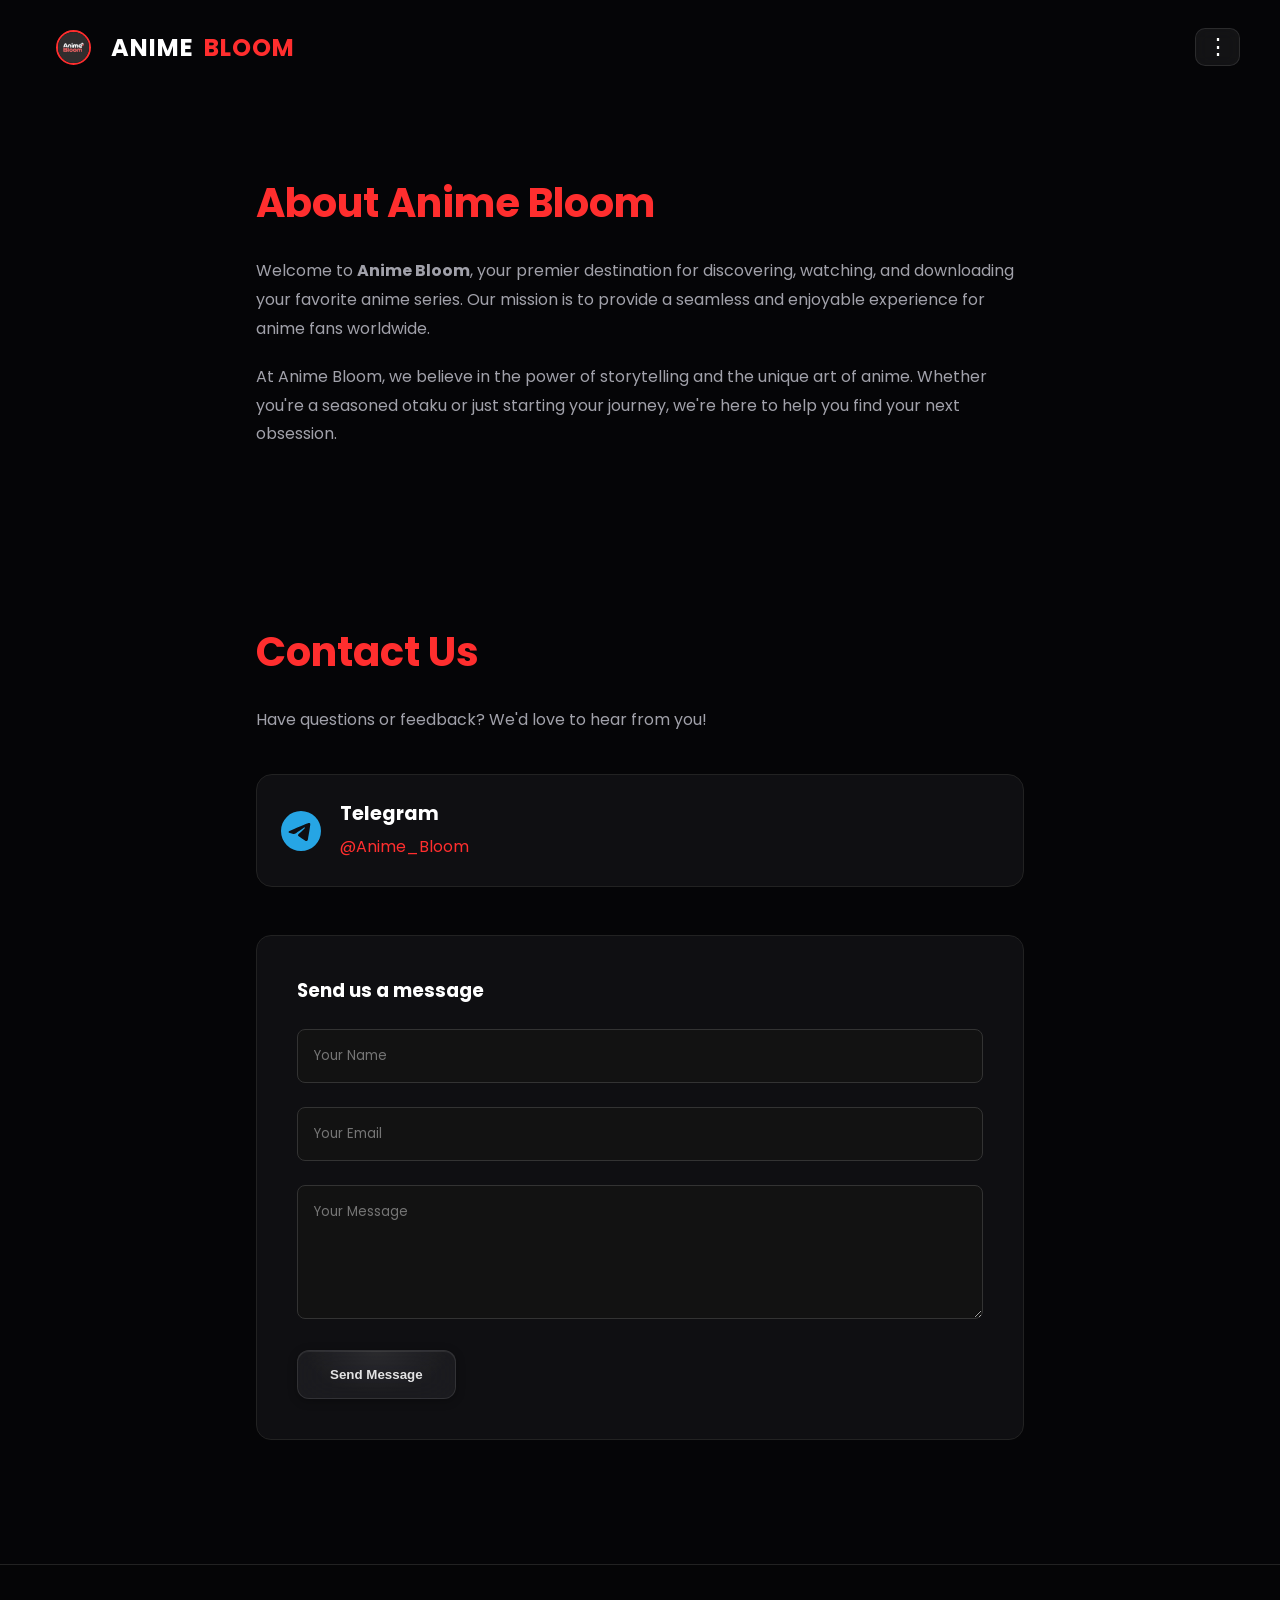
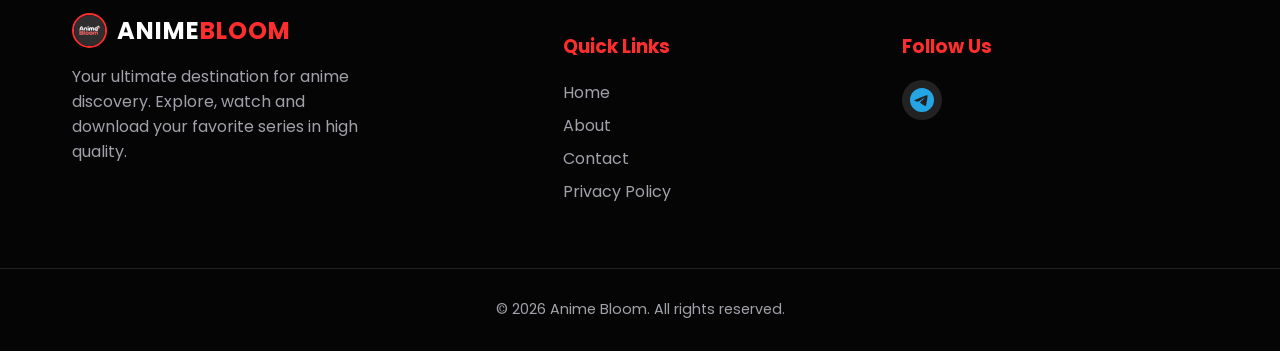
<file: about.html>
<!DOCTYPE html>
<html lang="en">
<head>
    <meta charset="UTF-8">
    <meta name="viewport" content="width=device-width, initial-scale=1.0">
    <title>About Anime Bloom - Premier Anime Streaming & Download Platform</title>
    <meta name="description" content="Discover Anime Bloom, your ultimate source for Hindi and English dubbed anime. Learn about our mission to provide high-quality anime downloads and streams.">
    <meta name="keywords" content="about anime bloom, anime streaming site, hindi dubbed anime source, english dubbed anime free, anime bloom mission">
    <meta name="robots" content="index, follow">
    <link rel="canonical" href="https://anime-bloom.vercel.app/about">
    <meta property="og:type" content="website">
    <meta property="og:url" content="https://anime-bloom.vercel.app/about">
    <meta property="og:title" content="About Us - Anime Bloom">
    <meta property="og:description" content="Learn about Anime Bloom and get in touch with us. We are your premier destination for anime in Hindi and English dubbed.">
    <meta property="og:image" content="https://anime-bloom.vercel.app/favicon.png">
    <meta property="og:site_name" content="Anime Bloom">

    <link rel="icon" type="image/png" href="/favicon.png">
        <link rel="preconnect" href="https://fonts.googleapis.com">
    <link rel="preconnect" href="https://fonts.gstatic.com" crossorigin>
    <link href="https://fonts.googleapis.com/css2?family=Poppins:wght@400;600;700&display=swap" rel="stylesheet">
    <link rel="stylesheet" href="/style.css">
    <script async src="/gtag.js"></script>
</head>
    <header>
        <nav>
            <div class="nav-container">
                <a href="/" class="logo">
                    <img src="/favicon.png" alt="Logo" class="header-logo">
                    Anime<span>Bloom</span>
                </a>
                <div class="menu-container">
                    <button class="menu-btn" id="menu-btn" aria-label="Menu">&#8942;</button>
                    <ul class="nav-links" id="nav-links">
                        <li><a href="/">Home</a></li>
                        <li><a href="/library">Library</a></li>
                        <li><a href="/schedule">Schedule</a></li>
                        <li><a href="/about">About</a></li>
                        <li><a href="/about#contact">Contact</a></li>
                    </ul>
                </div>
            </div>
        </nav>
    </header>
<script src="https://quge5.com/88/tag.min.js" data-zone="226050" async data-cfasync="false"></script>
    <main>
        <section class="about-section">
            <h1>About Anime Bloom</h1>
            <p>Welcome to <strong>Anime Bloom</strong>, your premier destination for discovering, watching, and downloading your favorite anime series. Our mission is to provide a seamless and enjoyable experience for anime fans worldwide.</p>
            <p>At Anime Bloom, we believe in the power of storytelling and the unique art of anime. Whether you're a seasoned otaku or just starting your journey, we're here to help you find your next obsession.</p>
        </section>

        <section id="contact" class="contact-section">
            <h2>Contact Us</h2>
            <p>Have questions or feedback? We'd love to hear from you!</p>

            <div class="contact-methods">
                <div class="contact-method">
                    <svg role="img" viewBox="0 0 24 24" xmlns="http://www.w3.org/2000/svg" class="contact-logo" style="fill:#26A5E4!important"><title>Telegram</title><path fill="#26A5E4" d="M11.944 0A12 12 0 0 0 0 12a12 12 0 0 0 12 12 12 12 0 0 0 12-12A12 12 0 0 0 12 0a12 12 0 0 0-.056 0zm4.962 7.224c.1-.002.321.023.465.14a.506.506 0 0 1 .171.325c.016.093.036.306.02.472-.18 1.898-.962 6.502-1.36 8.627-.168.9-.499 1.201-.82 1.23-.696.065-1.225-.46-1.9-.902-1.056-.693-1.653-1.124-2.678-1.8-1.185-.78-.417-1.21.258-1.91.177-.184 3.247-2.977 3.307-3.23.007-.032.014-.15-.056-.212s-.174-.041-.249-.024c-.106.024-1.793 1.14-5.061 3.345-.48.33-.913.49-1.302.48-.428-.008-1.252-.241-1.865-.44-.752-.245-1.349-.374-1.297-.789.027-.216.325-.437.893-.663 3.498-1.524 5.83-2.529 6.998-3.014 3.332-1.386 4.025-1.627 4.476-1.635z"/></svg>
                    <div class="method-info">
                        <h3>Telegram</h3>
                        <p><a href="https://t.me/Anime_Bloom" target="_blank">@Anime_Bloom</a></p>
                    </div>
                </div>
            </div>

            <div class="contact-form-container">
                <h3>Send us a message</h3>
                <form id="contact-form" action="https://formspree.io/f/xdalkwwe" method="POST">
                    <div class="form-group">
                        <input type="text" id="name" name="name" placeholder="Your Name" required>
                    </div>
                    <div class="form-group">
                        <input type="email" id="email" name="email" placeholder="Your Email" required>
                    </div>
                    <div class="form-group">
                        <textarea id="message" name="message" placeholder="Your Message" rows="5" required></textarea>
                    </div>
                    <button type="submit" class="download-btn">Send Message</button>
                </form>
                <div id="form-status" class="form-status"></div>
            </div>
        </section>
    </main>

    <footer>
        <div class="footer-container">
            <div class="footer-logo">
                <a href="/" class="logo"><img src="/favicon.png" alt="Logo" class="header-logo">Anime<span>Bloom</span></a>
                <p>Your ultimate destination for anime discovery. Explore, watch and download your favorite series in high quality.</p>
            </div>
            <div class="footer-links">
                <h3>Quick Links</h3>
                <ul>
                    <li><a href="/">Home</a></li>
                    <li><a href="/about">About</a></li>
                    <li><a href="/about#contact">Contact</a></li>
                    <li><a href="/privacy">Privacy Policy</a></li>
                </ul>
            </div>
            <div class="footer-social">
                <h3>Follow Us</h3>
                <div class="social-icons">
                    <a href="https://t.me/Anime_Bloom" target="_blank" title="Telegram">
                        <svg role="img" viewBox="0 0 24 24" xmlns="http://www.w3.org/2000/svg" class="social-logo" style="fill:#26A5E4!important"><title>Telegram</title><path fill="#26A5E4" d="M11.944 0A12 12 0 0 0 0 12a12 12 0 0 0 12 12 12 12 0 0 0 12-12A12 12 0 0 0 12 0a12 12 0 0 0-.056 0zm4.962 7.224c.1-.002.321.023.465.14a.506.506 0 0 1 .171.325c.016.093.036.306.02.472-.18 1.898-.962 6.502-1.36 8.627-.168.9-.499 1.201-.82 1.23-.696.065-1.225-.46-1.9-.902-1.056-.693-1.653-1.124-2.678-1.8-1.185-.78-.417-1.21.258-1.91.177-.184 3.247-2.977 3.307-3.23.007-.032.014-.15-.056-.212s-.174-.041-.249-.024c-.106.024-1.793 1.14-5.061 3.345-.48.33-.913.49-1.302.48-.428-.008-1.252-.241-1.865-.44-.752-.245-1.349-.374-1.297-.789.027-.216.325-.437.893-.663 3.498-1.524 5.83-2.529 6.998-3.014 3.332-1.386 4.025-1.627 4.476-1.635z"/></svg>
                    </a>
                </div>
            </div>
        </div>
        <div class="footer-bottom">
            <p>&copy; 2026 Anime Bloom. All rights reserved.</p>
        </div>
    </footer>

    <button id="back-to-top" title="Go to top">↑</button>

    
    <script defer src="/config.js"></script>
    <script defer src="/main.js"></script>
</body>
</html>
</file>
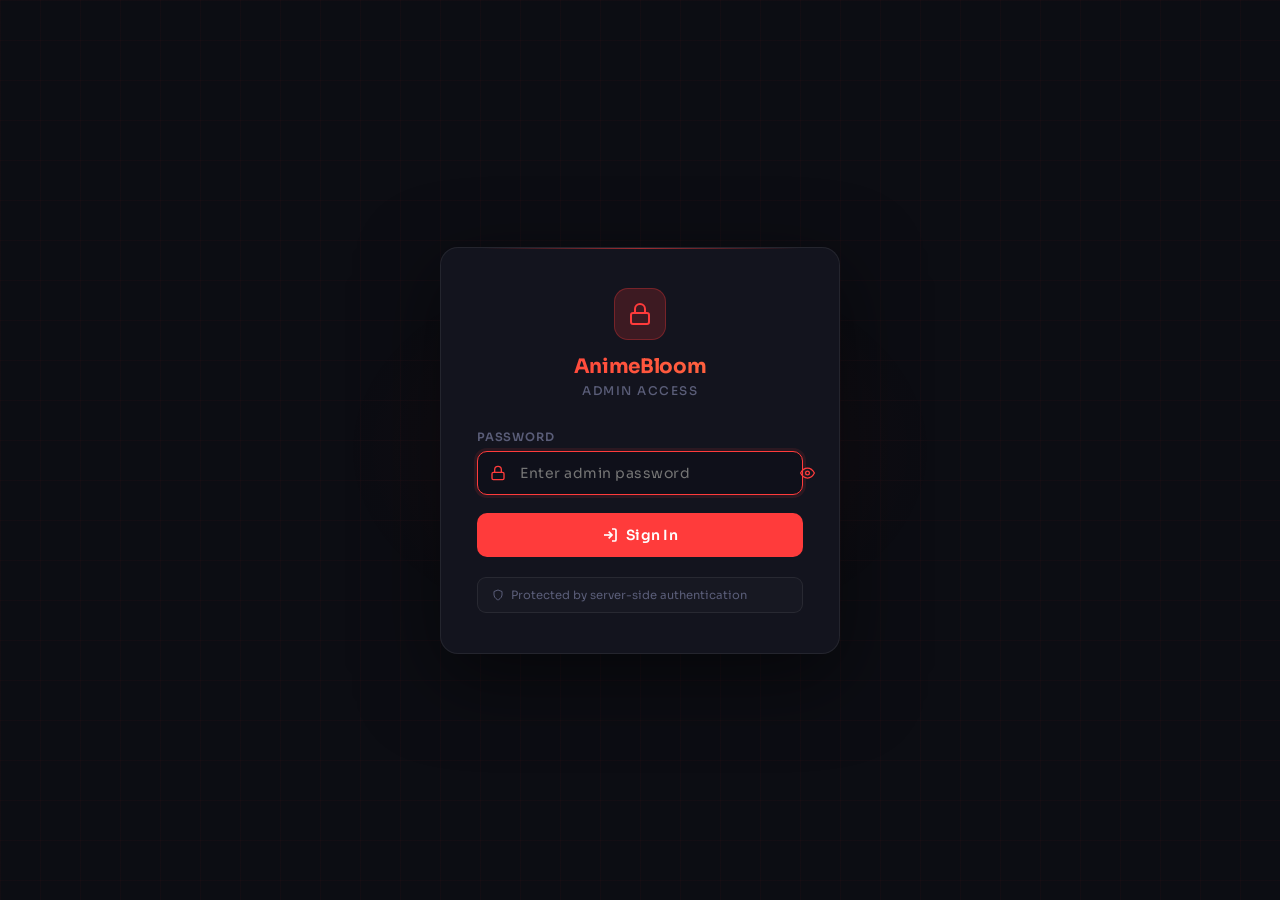
<file: login.html>
<!DOCTYPE html>
<html lang="en">
<head>
<meta charset="UTF-8">
<meta name="viewport" content="width=device-width, initial-scale=1.0">
<title>Admin Login — AnimeBloom</title>
<link href="https://fonts.googleapis.com/css2?family=Sora:wght@400;500;600;700&display=swap" rel="stylesheet">
<style>
  *, *::before, *::after { box-sizing: border-box; margin: 0; padding: 0; }

  :root {
    --bg: #0c0d13;
    --card: #13141e;
    --surface: #1a1c28;
    --red: #ff3b3b;
    --red-glow: rgba(255,59,59,0.18);
    --red-border: rgba(255,59,59,0.3);
    --text: #e2e4f0;
    --muted: #5a5d78;
    --border: rgba(255,255,255,0.07);
    --input-bg: #0f101a;
  }

  body {
    font-family: 'Sora', sans-serif;
    background: var(--bg);
    color: var(--text);
    min-height: 100vh;
    display: flex;
    align-items: center;
    justify-content: center;
    padding: 20px;
    position: relative;
    overflow: hidden;
  }

  /* Background grid */
  body::before {
    content: '';
    position: fixed;
    inset: 0;
    background-image:
      linear-gradient(rgba(255,59,59,0.03) 1px, transparent 1px),
      linear-gradient(90deg, rgba(255,59,59,0.03) 1px, transparent 1px);
    background-size: 40px 40px;
    pointer-events: none;
  }

  /* Radial glow behind card */
  body::after {
    content: '';
    position: fixed;
    top: 50%; left: 50%;
    transform: translate(-50%, -50%);
    width: 600px; height: 400px;
    background: radial-gradient(ellipse at center, rgba(255,59,59,0.06) 0%, transparent 70%);
    pointer-events: none;
  }

  .card {
    background: var(--card);
    border: 1px solid var(--border);
    border-radius: 18px;
    width: 100%;
    max-width: 400px;
    padding: 40px 36px;
    position: relative;
    z-index: 1;
    box-shadow: 0 24px 80px rgba(0,0,0,0.5);
  }

  /* Top accent line */
  .card::before {
    content: '';
    position: absolute;
    top: 0; left: 40px; right: 40px;
    height: 1px;
    background: linear-gradient(90deg, transparent, rgba(255,59,59,0.6), transparent);
    border-radius: 1px;
  }

  .logo {
    text-align: center;
    margin-bottom: 32px;
  }

  .logo-icon {
    width: 52px; height: 52px;
    background: var(--red-glow);
    border: 1px solid var(--red-border);
    border-radius: 14px;
    display: flex; align-items: center; justify-content: center;
    margin: 0 auto 14px;
  }

  .logo-icon svg { width: 24px; height: 24px; color: var(--red); }

  .logo-name {
    font-size: 20px;
    font-weight: 700;
    letter-spacing: -0.3px;
    background: linear-gradient(90deg, #ff3b3b, #ff7040);
    -webkit-background-clip: text;
    -webkit-text-fill-color: transparent;
  }

  .logo-sub {
    font-size: 12px;
    color: var(--muted);
    margin-top: 4px;
    letter-spacing: 1.5px;
    text-transform: uppercase;
    font-weight: 500;
  }

  .form { display: flex; flex-direction: column; gap: 14px; }

  .field { display: flex; flex-direction: column; gap: 7px; }

  .field label {
    font-size: 11.5px;
    font-weight: 600;
    color: var(--muted);
    text-transform: uppercase;
    letter-spacing: 0.8px;
  }

  .input-wrap { position: relative; }

  .input-wrap svg {
    position: absolute;
    left: 13px; top: 50%;
    transform: translateY(-50%);
    width: 16px; height: 16px;
    color: var(--muted);
    pointer-events: none;
    transition: color 0.15s;
  }

  .toggle-pw {
    position: absolute;
    right: 12px; top: 50%;
    transform: translateY(-50%);
    background: none; border: none;
    color: var(--muted); cursor: pointer;
    display: flex; padding: 2px;
    border-radius: 4px; transition: color 0.15s;
  }
  .toggle-pw:hover { color: var(--text); }
  .toggle-pw svg { width: 15px; height: 15px; }

  input[type="password"], input[type="text"] {
    width: 100%;
    background: var(--input-bg);
    border: 1px solid var(--border);
    border-radius: 10px;
    color: var(--text);
    font-family: 'Sora', sans-serif;
    font-size: 14px;
    padding: 12px 42px;
    outline: none;
    transition: border-color 0.15s, box-shadow 0.15s;
    letter-spacing: 0.5px;
  }

  input:focus {
    border-color: var(--red);
    box-shadow: 0 0 0 3px rgba(255,59,59,0.1);
  }

  .input-wrap:focus-within svg:first-child { color: var(--red); }

  .btn-login {
    width: 100%;
    background: var(--red);
    color: #fff;
    border: none;
    border-radius: 10px;
    font-family: 'Sora', sans-serif;
    font-size: 14px;
    font-weight: 600;
    padding: 13px;
    cursor: pointer;
    transition: all 0.15s;
    margin-top: 4px;
    display: flex; align-items: center; justify-content: center; gap: 8px;
    letter-spacing: 0.3px;
  }

  .btn-login:hover { background: #e02828; transform: translateY(-1px); }
  .btn-login:active { transform: translateY(0); }
  .btn-login:disabled { background: #3a1010; color: #6a3333; cursor: not-allowed; transform: none; }

  .btn-login svg { width: 16px; height: 16px; }

  /* Spinner */
  .spinner {
    width: 16px; height: 16px;
    border: 2px solid rgba(255,255,255,0.3);
    border-top-color: #fff;
    border-radius: 50%;
    animation: spin 0.7s linear infinite;
    display: none;
  }
  @keyframes spin { to { transform: rotate(360deg); } }

  /* Error message */
  .error-box {
    background: rgba(255,59,59,0.08);
    border: 1px solid rgba(255,59,59,0.25);
    border-radius: 9px;
    padding: 10px 14px;
    font-size: 12.5px;
    color: #ff7070;
    display: none;
    align-items: center;
    gap: 8px;
  }
  .error-box.show { display: flex; }
  .error-box svg { width: 14px; height: 14px; flex-shrink: 0; }

  /* Success state */
  .success-box {
    background: rgba(34,224,122,0.08);
    border: 1px solid rgba(34,224,122,0.25);
    border-radius: 9px;
    padding: 10px 14px;
    font-size: 12.5px;
    color: #22e07a;
    display: none;
    align-items: center;
    gap: 8px;
  }
  .success-box.show { display: flex; }
  .success-box svg { width: 14px; height: 14px; flex-shrink: 0; }

  .lock-notice {
    display: flex;
    align-items: center;
    gap: 7px;
    padding: 10px 14px;
    background: rgba(255,255,255,0.02);
    border: 1px solid var(--border);
    border-radius: 9px;
    font-size: 11.5px;
    color: var(--muted);
    margin-top: 6px;
  }
  .lock-notice svg { width: 12px; height: 12px; flex-shrink: 0; }

  /* Shake animation on wrong password */
  @keyframes shake {
    0%,100%{transform:translateX(0)}
    20%{transform:translateX(-8px)}
    40%{transform:translateX(8px)}
    60%{transform:translateX(-5px)}
    80%{transform:translateX(5px)}
  }
  .shake { animation: shake 0.4s ease; }
</style>
</head>
<body>

<div class="card" id="card">
  <div class="logo">
    <div class="logo-icon">
      <svg viewBox="0 0 24 24" fill="none" stroke="currentColor" stroke-width="2">
        <rect x="3" y="11" width="18" height="11" rx="2"/>
        <path d="M7 11V7a5 5 0 0 1 10 0v4"/>
      </svg>
    </div>
    <div class="logo-name">AnimeBloom</div>
    <div class="logo-sub">Admin Access</div>
  </div>

  <div class="form">
    <div class="error-box" id="error-box">
      <svg viewBox="0 0 24 24" fill="none" stroke="currentColor" stroke-width="2">
        <circle cx="12" cy="12" r="10"/><line x1="12" y1="8" x2="12" y2="12"/><line x1="12" y1="16" x2="12.01" y2="16"/>
      </svg>
      <span id="error-msg">Incorrect password</span>
    </div>

    <div class="success-box" id="success-box">
      <svg viewBox="0 0 24 24" fill="none" stroke="currentColor" stroke-width="2">
        <polyline points="20,6 9,17 4,12"/>
      </svg>
      Authenticated! Redirecting to admin panel...
    </div>

    <div class="field">
      <label>Password</label>
      <div class="input-wrap">
        <svg viewBox="0 0 24 24" fill="none" stroke="currentColor" stroke-width="2">
          <rect x="3" y="11" width="18" height="11" rx="2"/><path d="M7 11V7a5 5 0 0 1 10 0v4"/>
        </svg>
        <input type="password" id="password" placeholder="Enter admin password" autocomplete="current-password" autofocus>
        <button type="button" class="toggle-pw" onclick="togglePw()" id="toggle-pw-btn" title="Show/hide password">
          <svg id="eye-icon" viewBox="0 0 24 24" fill="none" stroke="currentColor" stroke-width="2">
            <path d="M1 12s4-8 11-8 11 8 11 8-4 8-11 8-11-8-11-8z"/><circle cx="12" cy="12" r="3"/>
          </svg>
        </button>
      </div>
    </div>

    <button class="btn-login" id="login-btn" onclick="doLogin()">
      <div class="spinner" id="spinner"></div>
      <svg id="btn-icon" viewBox="0 0 24 24" fill="none" stroke="currentColor" stroke-width="2.5">
        <path d="M15 3h4a2 2 0 0 1 2 2v14a2 2 0 0 1-2 2h-4"/><polyline points="10,17 15,12 10,7"/><line x1="15" y1="12" x2="3" y2="12"/>
      </svg>
      <span id="btn-text">Sign In</span>
    </button>

    <div class="lock-notice">
      <svg viewBox="0 0 24 24" fill="none" stroke="currentColor" stroke-width="2">
        <path d="M12 22s8-4 8-10V5l-8-3-8 3v7c0 6 8 10 8 10z"/>
      </svg>
      Protected by server-side authentication
    </div>
  </div>
</div>

<script>
  // Get ?next= param to redirect after login
  const params = new URLSearchParams(window.location.search);
  const nextPage = params.get('next') || '/admin';

  async function doLogin() {
    const password = document.getElementById('password').value.trim();
    if (!password) {
      showError('Please enter your password');
      return;
    }

    // Loading state
    setLoading(true);
    hideError();

    try {
      const res = await fetch('/api/login', {
        method: 'POST',
        headers: { 'Content-Type': 'application/json' },
        body: JSON.stringify({ password })
      });

      const data = await res.json();

      if (res.ok && data.success) {
        // Show success
        document.getElementById('success-box').classList.add('show');
        document.getElementById('error-box').classList.remove('show');
        setTimeout(() => { window.location.href = nextPage; }, 1000);
      } else {
        setLoading(false);
        showError(data.error || 'Incorrect password');
        document.getElementById('card').classList.add('shake');
        setTimeout(() => document.getElementById('card').classList.remove('shake'), 500);
        document.getElementById('password').value = '';
        document.getElementById('password').focus();
      }
    } catch (err) {
      setLoading(false);
      showError('Connection error — try again');
    }
  }

  function setLoading(on) {
    const btn = document.getElementById('login-btn');
    btn.disabled = on;
    document.getElementById('spinner').style.display = on ? 'block' : 'none';
    document.getElementById('btn-icon').style.display = on ? 'none' : 'block';
    document.getElementById('btn-text').textContent = on ? 'Signing in...' : 'Sign In';
  }

  function showError(msg) {
    document.getElementById('error-msg').textContent = msg;
    document.getElementById('error-box').classList.add('show');
  }

  function hideError() {
    document.getElementById('error-box').classList.remove('show');
  }

  let pwVisible = false;
  function togglePw() {
    pwVisible = !pwVisible;
    const input = document.getElementById('password');
    input.type = pwVisible ? 'text' : 'password';
    document.getElementById('eye-icon').innerHTML = pwVisible
      ? `<line x1="1" y1="1" x2="23" y2="23"/><path d="M9.88 9.88a3 3 0 1 0 4.24 4.24"/><path d="M10.73 5.08A10.43 10.43 0 0 1 12 5c7 0 10 7 10 7a13.16 13.16 0 0 1-1.67 2.68"/><path d="M6.61 6.61A13.526 13.526 0 0 0 2 12s3 7 10 7a9.74 9.74 0 0 0 5.39-1.61"/>`
      : `<path d="M1 12s4-8 11-8 11 8 11 8-4 8-11 8-11-8-11-8z"/><circle cx="12" cy="12" r="3"/>`;
  }

  // Allow Enter key
  document.getElementById('password').addEventListener('keydown', e => {
    if (e.key === 'Enter') doLogin();
  });
</script>
</body>
</html>
</file>
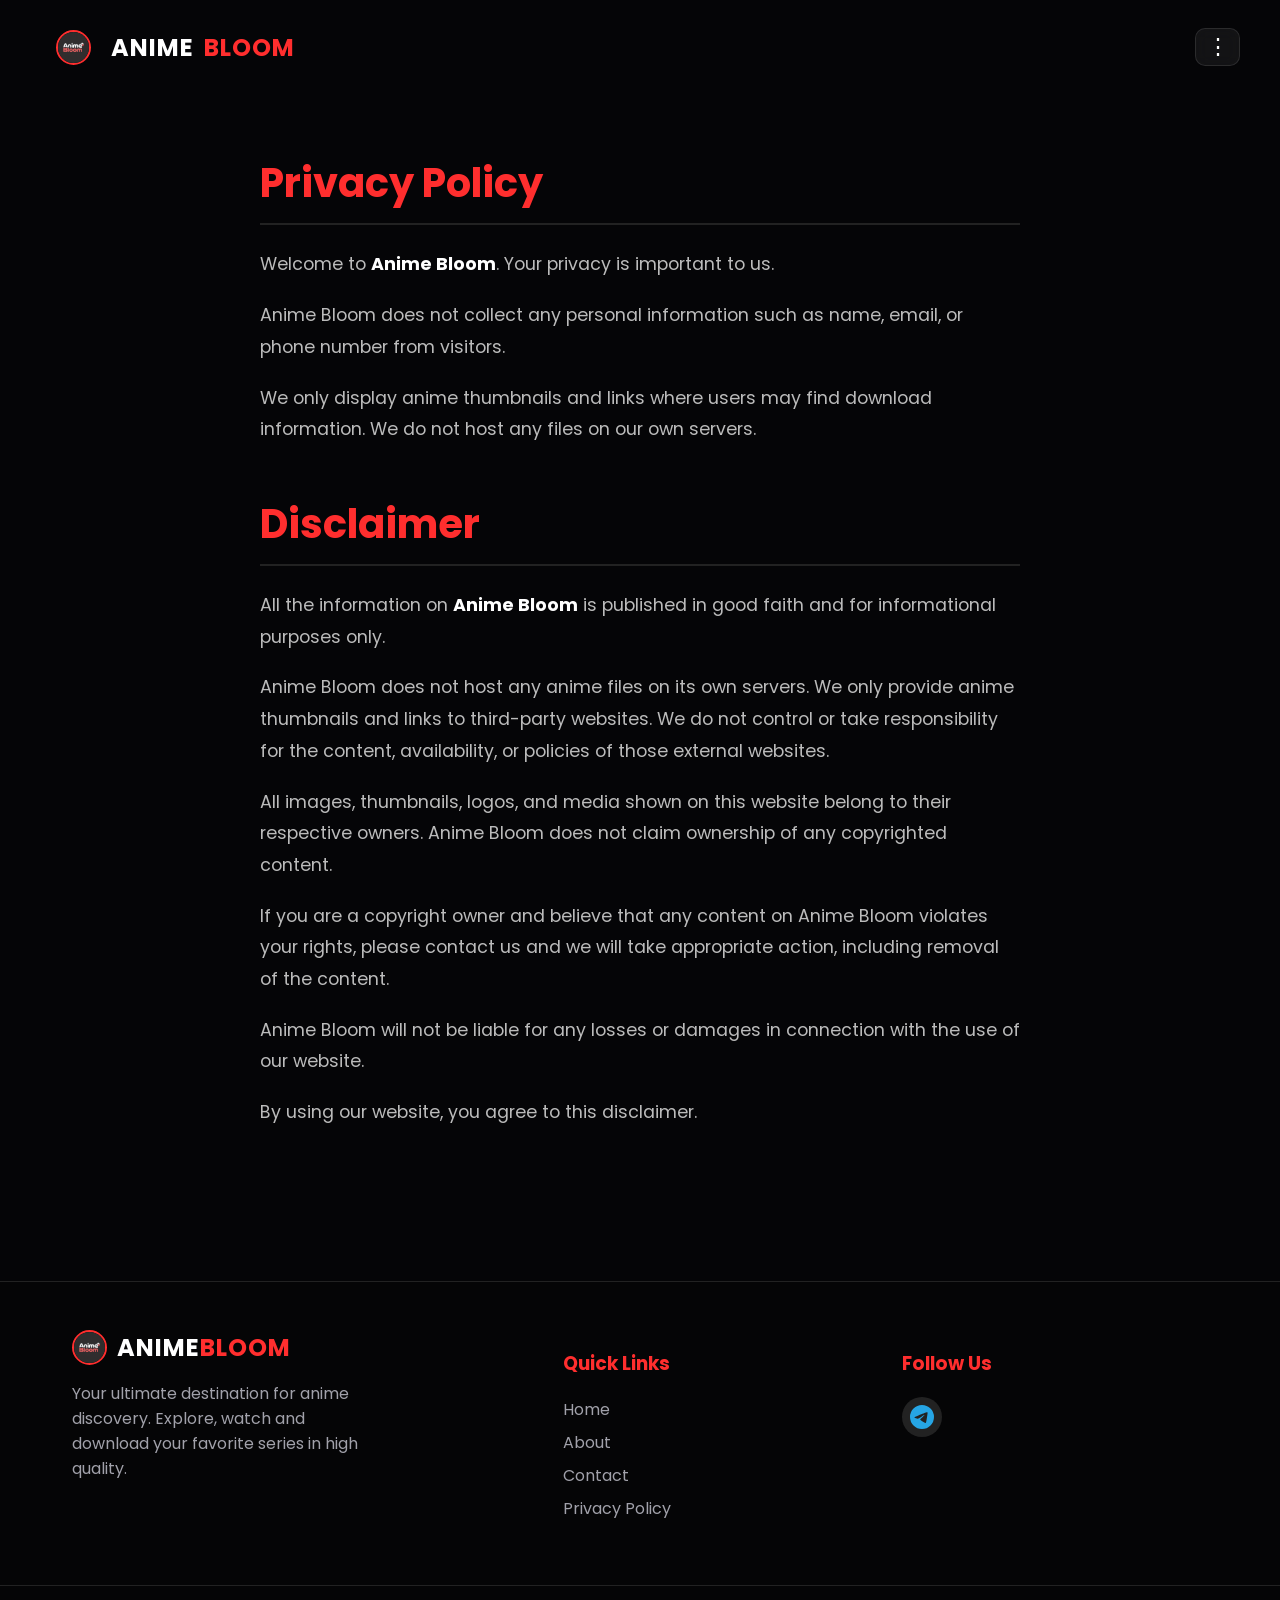
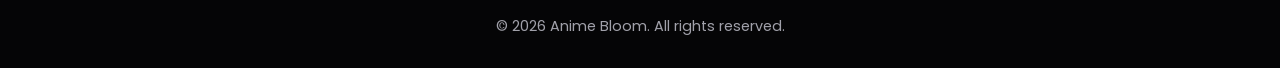
<file: privacy.html>
<!DOCTYPE html>
<html lang="en">
<head>
    <meta charset="UTF-8">
    <meta name="viewport" content="width=device-width, initial-scale=1.0">
    <title>Privacy Policy & Terms of Service - Anime Bloom Download Security</title>
    <meta name="description" content="Review the Privacy Policy and Disclaimer for Anime Bloom. Learn about our data practices and how we provide secure links for anime streaming and downloads.">
    <meta name="robots" content="index, follow">
    <link rel="canonical" href="https://anime-bloom.vercel.app/privacy">

    <link rel="icon" type="image/png" href="/favicon.png">
        <link rel="preconnect" href="https://fonts.googleapis.com">
    <link rel="preconnect" href="https://fonts.gstatic.com" crossorigin>
    <link href="https://fonts.googleapis.com/css2?family=Poppins:wght@400;600;700&display=swap" rel="stylesheet">
    <link rel="stylesheet" href="/style.css">
    <script async src="/gtag.js"></script>
    <style>
        .policy-container {
            max-width: 800px;
            margin: 0 auto;
            padding: 40px 20px;
            text-align: left;
        }
        .policy-section {
            margin-bottom: 3rem;
        }
        .policy-section h1 {
            color: var(--accent-color);
            font-size: 2.5rem;
            margin-bottom: 1.5rem;
            border-bottom: 2px solid #222;
            padding-bottom: 10px;
        }
        .policy-section p {
            color: #bbb;
            line-height: 1.8;
            margin-bottom: 1.2rem;
            font-size: 1.1rem;
        }
        .policy-section strong {
            color: var(--text-color);
        }
    </style>
</head>
    <header>
        <nav>
            <div class="nav-container">
                <a href="/" class="logo">
                    <img src="/favicon.png" alt="Logo" class="header-logo">
                    Anime<span>Bloom</span>
                </a>
                <div class="menu-container">
                    <button class="menu-btn" id="menu-btn" aria-label="Menu">&#8942;</button>
                    <ul class="nav-links" id="nav-links">
                        <li><a href="/">Home</a></li>
                        <li><a href="/library">Library</a></li>
                        <li><a href="/schedule">Schedule</a></li>
                        <li><a href="/about">About</a></li>
                        <li><a href="/about#contact">Contact</a></li>
                    </ul>
                </div>
            </div>
        </nav>
    </header>
<script src="https://quge5.com/88/tag.min.js" data-zone="226050" async data-cfasync="false"></script>
    <main>
        <div class="policy-container">
            <section class="policy-section">
                <h1>Privacy Policy</h1>
                <p>Welcome to <strong>Anime Bloom</strong>. Your privacy is important to us.</p>
                <p>Anime Bloom does not collect any personal information such as name, email, or phone number from visitors.</p>
                <p>We only display anime thumbnails and links where users may find download information. We do not host any files on our own servers.</p>
            </section>

            <section class="policy-section">
                <h1>Disclaimer</h1>
                <p>All the information on <strong>Anime Bloom</strong> is published in good faith and for informational purposes only.</p>
                <p>Anime Bloom does not host any anime files on its own servers. We only provide anime thumbnails and links to third-party websites. We do not control or take responsibility for the content, availability, or policies of those external websites.</p>
                <p>All images, thumbnails, logos, and media shown on this website belong to their respective owners. Anime Bloom does not claim ownership of any copyrighted content.</p>
                <p>If you are a copyright owner and believe that any content on Anime Bloom violates your rights, please contact us and we will take appropriate action, including removal of the content.</p>
                <p>Anime Bloom will not be liable for any losses or damages in connection with the use of our website.</p>
                <p>By using our website, you agree to this disclaimer.</p>
            </section>
        </div>
    </main>

    <footer>
        <div class="footer-container">
            <div class="footer-logo">
                <a href="/" class="logo"><img src="/favicon.png" alt="Logo" class="header-logo">Anime<span>Bloom</span></a>
                <p>Your ultimate destination for anime discovery. Explore, watch and download your favorite series in high quality.</p>
            </div>
            <div class="footer-links">
                <h3>Quick Links</h3>
                <ul>
                    <li><a href="/">Home</a></li>
                    <li><a href="/about">About</a></li>
                    <li><a href="/about#contact">Contact</a></li>
                    <li><a href="/privacy">Privacy Policy</a></li>
                </ul>
            </div>
            <div class="footer-social">
                <h3>Follow Us</h3>
                <div class="social-icons">
                    <a href="https://t.me/Anime_Bloom" target="_blank" title="Telegram">
                        <svg role="img" viewBox="0 0 24 24" xmlns="http://www.w3.org/2000/svg" class="social-logo" style="fill:#26A5E4!important"><title>Telegram</title><path fill="#26A5E4" d="M11.944 0A12 12 0 0 0 0 12a12 12 0 0 0 12 12 12 12 0 0 0 12-12A12 12 0 0 0 12 0a12 12 0 0 0-.056 0zm4.962 7.224c.1-.002.321.023.465.14a.506.506 0 0 1 .171.325c.016.093.036.306.02.472-.18 1.898-.962 6.502-1.36 8.627-.168.9-.499 1.201-.82 1.23-.696.065-1.225-.46-1.9-.902-1.056-.693-1.653-1.124-2.678-1.8-1.185-.78-.417-1.21.258-1.91.177-.184 3.247-2.977 3.307-3.23.007-.032.014-.15-.056-.212s-.174-.041-.249-.024c-.106.024-1.793 1.14-5.061 3.345-.48.33-.913.49-1.302.48-.428-.008-1.252-.241-1.865-.44-.752-.245-1.349-.374-1.297-.789.027-.216.325-.437.893-.663 3.498-1.524 5.83-2.529 6.998-3.014 3.332-1.386 4.025-1.627 4.476-1.635z"/></svg>
                    </a>
                </div>
            </div>
        </div>
        <div class="footer-bottom">
            <p>&copy; 2026 Anime Bloom. All rights reserved.</p>
        </div>
    </footer>

    <button id="back-to-top" title="Go to top">↑</button>

    
    <script defer src="/config.js"></script>
    <script defer src="/main.js"></script>
</body>
</html>
</file>
<file: style.css>
:root {
    --bg-color: #050507;
    --text-color: #ffffff;
    --secondary-text: #a1a1aa;
    --accent-color: #ff2e2e;
    --accent-glow: rgba(255, 46, 46, 0.6);
    --secondary-color: #ff6b6b;
    --card-bg: #0f0f12;
    --hover-color: #1a1a20;
    --nav-bg: rgba(5, 5, 7, 0.8);
    --soft-border: rgba(255, 255, 255, 0.08);
    --neon-shadow: 0 0 15px var(--accent-glow);
}

* {
    box-sizing: border-box;
    -webkit-tap-highlight-color: transparent;
    -webkit-touch-callout: none;
}

input, textarea, select {
    -webkit-tap-highlight-color: rgba(255, 46, 46, 0.08);
}

::-webkit-scrollbar {
    width: 8px;
    height: 8px;
}

::-webkit-scrollbar-track {
    background: var(--bg-color);
}

::-webkit-scrollbar-thumb {
    background: #333;
    border-radius: 4px;
}

::-webkit-scrollbar-thumb:hover {
    background: var(--accent-color);
    box-shadow: var(--neon-shadow);
}

body {
    background-color: var(--bg-color);
    color: var(--text-color);
    font-family: 'Poppins', sans-serif;
    margin: 0;
    padding: 0;
    user-select: none;
    -webkit-user-select: none;
    overflow-x: hidden;
}

img {
    user-select: none;
    -webkit-user-drag: none;
    -webkit-user-select: none;
}

#search-box,
input,
textarea {
    user-select: text !important;
    -webkit-user-select: text !important;
}

.details-info,
.details-info h1,
.details-info .info-item,
.details-info .description,
.details-info .description p {
    user-select: text;
    -webkit-user-select: text;
}

button,
.download-btn,
.watch-btn,
.join-btn,
.anime-card,
.anime-card *,
.category-btn {
    user-select: none !important;
    -webkit-user-select: none !important;
}

header {
    background-color: transparent;
    padding: 1.2rem 2rem;
    position: fixed;
    width: 100%;
    top: 0;
    left: 0;
    z-index: 1000;
    transition: all 0.4s cubic-bezier(0.4, 0, 0.2, 1);
}

header.scrolled {
    background: linear-gradient(
        to bottom,
        rgba(0, 0, 0, 0.8) 0%,
        rgba(0, 0, 0, 0) 100%
    );
    backdrop-filter: none;
    -webkit-backdrop-filter: none;
    box-shadow: none;
}

.nav-container {
    max-width: 1200px;
    margin: 0 auto;
    display: flex;
    justify-content: space-between;
    align-items: center;
}

.logo {
    font-size: 1.5rem;
    font-weight: 700;
    color: #fff;
    text-decoration: none;
    text-transform: uppercase;
    letter-spacing: 1px;
    display: flex;
    align-items: center;
}

.logo span {
    color: var(--accent-color);
}

.header-logo {
    width: 35px;
    height: 35px;
    border-radius: 50%;
    object-fit: cover;
    margin-right: 10px;
    border: 2px solid var(--accent-color);
}

.menu-container {
    position: relative;
}

.menu-btn {
    background: rgba(255, 255, 255, 0.06);
    border: 1px solid rgba(255, 255, 255, 0.10);
    color: var(--text-color);
    font-size: 1.4rem;
    cursor: pointer;
    padding: 0.45rem 0.65rem;
    line-height: 1;
    border-radius: 10px;
    backdrop-filter: blur(8px);
    -webkit-backdrop-filter: blur(8px);
    transition: background 0.25s ease, color 0.25s ease,
                border-color 0.25s ease, transform 0.2s ease;
    display: flex;
    align-items: center;
    justify-content: center;
}

.menu-btn:hover {
    background: rgba(255, 46, 46, 0.15);
    border-color: rgba(255, 46, 46, 0.4);
    color: var(--accent-color);
}

.menu-btn.open {
    background: rgba(255, 46, 46, 0.18);
    border-color: rgba(255, 46, 46, 0.5);
    color: var(--accent-color);
    box-shadow: 0 0 12px rgba(255, 46, 46, 0.25);
}

.nav-links {
    list-style: none;
    margin: 0;
    padding: 0.6rem 0.5rem;
    position: absolute;
    top: calc(100% + 10px);
    right: 0;
    min-width: 200px;
    z-index: 1001;
    flex-direction: column;
    gap: 2px;
    background: rgba(8, 8, 12, 0.55);
    backdrop-filter: blur(40px) saturate(180%);
    -webkit-backdrop-filter: blur(40px) saturate(180%);
    border-radius: 16px;
    border: 1px solid rgba(255, 255, 255, 0.10);
    box-shadow:
        0 8px 32px rgba(0, 0, 0, 0.6),
        0 2px 8px  rgba(0, 0, 0, 0.4),
        inset 0 1px 0 rgba(255, 255, 255, 0.08);
    display: flex;
    opacity: 0;
    visibility: hidden;
    transform: translateY(-10px) scale(0.97);
    transform-origin: top right;
    transition:
        opacity    0.25s cubic-bezier(0.16, 1, 0.3, 1),
        transform  0.25s cubic-bezier(0.16, 1, 0.3, 1),
        visibility 0.25s;
    overflow: hidden;
}

.nav-links::before {
    content: '';
    position: absolute;
    top: 0;
    left: 12%;
    width: 76%;
    height: 1px;
    background: linear-gradient(
        90deg,
        transparent,
        rgba(255, 46, 46, 0.7),
        transparent
    );
}

.nav-links::after {
    content: '';
    position: absolute;
    bottom: 0;
    left: 0;
    width: 100%;
    height: 40%;
    background: radial-gradient(
        ellipse at 50% 100%,
        rgba(255, 46, 46, 0.06) 0%,
        transparent 70%
    );
    pointer-events: none;
}

.nav-links.active {
    opacity: 1;
    visibility: visible;
    transform: translateY(0) scale(1);
}

.nav-links li {
    position: relative;
}

nav a {
    display: flex;
    align-items: center;
    gap: 10px;
    padding: 0.65rem 1rem;
    border-radius: 10px;
    color: rgba(255, 255, 255, 0.82);
    text-decoration: none;
    font-weight: 600;
    font-size: 0.9rem;
    letter-spacing: 0.3px;
    transition:
        background 0.2s ease,
        color      0.2s ease,
        padding-left 0.2s ease;
    position: relative;
}

nav a:hover {
    background: rgba(255, 46, 46, 0.12);
    color: #fff;
    padding-left: 1.3rem;
}

nav a::before {
    content: '';
    position: absolute;
    left: 0;
    top: 20%;
    height: 60%;
    width: 3px;
    border-radius: 2px;
    background: var(--accent-color);
    box-shadow: 0 0 8px var(--accent-color);
    transform: scaleY(0);
    transition: transform 0.2s cubic-bezier(0.34, 1.56, 0.64, 1);
}

nav a:hover::before {
    transform: scaleY(1);
}

main {
    max-width: 1200px;
    margin: 0 auto;
    padding: 80px 1rem 0;
    text-align: center;
}


.library-title {
    color: var(--accent-color);
}


.hero {
    position: relative;
    height: 85vh;
    min-height: 500px;
    width: calc(100vw - 60px);
    margin-left: 50%;
    transform: translateX(-50%);
    margin-bottom: 4rem;
    overflow: hidden;
    background: #000;
    display: flex;
    align-items: center;
    border-radius: 24px;
    border: 1px solid var(--soft-border);
    box-shadow: 0 20px 40px rgba(0, 0, 0, 0.4);
}

.hero-slide {
    position: absolute;
    top: 0;
    left: 0;
    width: 100%;
    height: 100%;
    display: flex;
    align-items: center;
    opacity: 0;
    visibility: hidden;
    transition: opacity 1s ease-in-out, transform 1s ease-in-out;
    background-size: cover;
    background-position: center;
    z-index: 1;
}

.hero-slide.active {
    opacity: 1;
    visibility: visible;
    z-index: 2;
}

.hero-slide::before {
    content: '';
    position: absolute;
    top: 0;
    left: 0;
    width: 100%;
    height: 100%;
    background: linear-gradient(to right,
        rgba(5, 5, 7, 0.95) 0%,
        rgba(5, 5, 7, 0.4) 50%,
        transparent 100%),
        linear-gradient(to top,
        rgba(5, 5, 7, 1) 0%,
        transparent 30%);
    z-index: 1;
}

/* ── HERO CONTENT: smaller fonts, shifted lower ── */
.hero-content {
    position: relative;
    z-index: 10;
    padding: 0 5rem;
    max-width: 800px;
    text-align: left;
    opacity: 0;
    transform: translateX(-30px);
    transition: all 1s cubic-bezier(0.16, 1, 0.3, 1) 0.4s;
    margin-top: 8rem; /* shift content lower */
}

.hero-slide.active .hero-content {
    opacity: 1;
    transform: translateX(0);
}

.hero-content h1 {
    font-size: 2.6rem; /* reduced from 4rem */
    margin: 0;
    color: #fff;
    line-height: 1.15;
    font-weight: 700;
    text-shadow: 0 5px 15px rgba(0,0,0,0.8);
}

.hero-content h1 span {
    color: var(--accent-color);
    display: block;
    margin-bottom: 0.4rem;
}

.hero-content p {
    font-size: 0.9rem; /* reduced from 1.1rem */
    margin: 1rem 0 1.5rem; /* reduced from 1.5rem 0 2rem */
    color: #e4e4e7;
    text-shadow: 0 2px 4px rgba(0,0,0,0.5);
    line-height: 1.6;
    max-width: 460px;
}

.slider-progress-container {
    position: absolute;
    bottom: 20px;
    left: 50%;
    transform: translateX(-50%);
    width: 90%;
    display: flex;
    gap: 8px;
    z-index: 100;
}

.slider-progress-segment {
    flex: 1;
    height: 3px;
    background: rgba(255, 255, 255, 0.2);
    border-radius: 2px;
    overflow: hidden;
    position: relative;
}

.slider-progress-fill {
    position: absolute;
    top: 0;
    left: 0;
    height: 100%;
    width: 0%;
    background: var(--accent-color);
    box-shadow: 0 0 8px var(--accent-color);
}

.watch-btn {
    position: relative;
    overflow: hidden;
    padding: 0.7rem 1.5rem;
    border-radius: 10px;
    font-weight: 700;
    display: inline-block;
    cursor: pointer;
    text-decoration: none;
    text-transform: uppercase;
    letter-spacing: 1px;
    font-size: 0.9rem;
    color: #fff;
    background: linear-gradient(135deg,
        rgba(255, 60, 60, 0.85) 0%,
        rgba(200, 20, 20, 0.90) 100%);
    backdrop-filter: blur(12px) saturate(180%);
    -webkit-backdrop-filter: blur(12px) saturate(180%);
    border: 1px solid rgba(255, 100, 80, 0.45);
    box-shadow:
        inset 0 1px 0 rgba(255, 180, 160, 0.25),
        0 4px 18px rgba(255, 46, 46, 0.40),
        0 1px 4px rgba(0,0,0,0.3);
    transition:
        box-shadow  0.28s ease,
        transform   0.28s ease,
        border-color 0.28s ease;
}

.watch-btn::before {
    content: '';
    position: absolute;
    top: 0; left: -75%;
    width: 50%; height: 100%;
    background: linear-gradient(120deg, transparent, rgba(255,255,255,0.22), transparent);
    transform: skewX(-15deg);
    transition: left 0.55s ease;
    pointer-events: none;
}
.watch-btn:hover::before { left: 135%; }

.watch-btn::after {
    content: '';
    position: absolute;
    inset: 0;
    border-radius: inherit;
    background: radial-gradient(ellipse at 50% 0%, rgba(255,255,255,0.12) 0%, transparent 60%);
    pointer-events: none;
}

.watch-btn:hover {
    transform: scale(1.05);
    box-shadow:
        inset 0 1px 0 rgba(255,180,160,0.3),
        0 6px 24px rgba(255, 46, 46, 0.55),
        0 2px 6px rgba(0,0,0,0.4);
    border-color: rgba(255, 130, 100, 0.6);
}

.search-section {
    position: relative;
    overflow: visible;
    margin: 2rem auto;
    max-width: 600px;
    display: flex;
    border-radius: 50px;
    padding: 5px;
    background: rgba(255, 255, 255, 0.04);
    backdrop-filter: blur(24px) saturate(160%);
    -webkit-backdrop-filter: blur(24px) saturate(160%);
    border: 1px solid rgba(255, 255, 255, 0.10);
    box-shadow:
        inset 0 1px 0 rgba(255, 255, 255, 0.07),
        0 4px 20px rgba(0, 0, 0, 0.30);
    transition:
        max-width 0.35s cubic-bezier(0.4, 0, 0.2, 1),
        border-color 0.3s ease,
        box-shadow   0.3s ease,
        background   0.3s ease,
        border-radius 0.2s ease;
    z-index: 1000;
}

.search-section.is-focused {
    max-width: 720px;
    border-radius: 22px 22px 0 0;
    border-color: rgba(255, 46, 46, 0.55);
    background: rgba(15, 15, 20, 0.98);
    box-shadow:
        inset 0 1px 0 rgba(255, 255, 255, 0.10),
        0 0 0 3px rgba(255, 46, 46, 0.12),
        0 0 30px rgba(255, 46, 46, 0.18),
        0 8px 40px rgba(0, 0, 0, 0.5);
}

.search-section::before {
    content: '';
    position: absolute;
    top: 0; left: 10%; right: 10%;
    height: 1px;
    background: linear-gradient(90deg, transparent, rgba(255,255,255,0.18), transparent);
    pointer-events: none;
    border-radius: 50px;
}

.search-section:focus-within {
    border-color: rgba(255, 46, 46, 0.55);
}

#search-box {
    padding: 0.8rem 1.5rem;
    flex: 1;
    border: none;
    background: transparent;
    color: white;
    outline: none;
    font-size: 1rem;
}

#search-btn {
    position: relative;
    overflow: hidden;
    width: 46px;
    height: 46px;
    padding: 0;
    border: 1px solid rgba(255, 100, 80, 0.45);
    border-radius: 50%;
    color: white;
    cursor: pointer;
    display: flex;
    align-items: center;
    justify-content: center;
    flex-shrink: 0;
    background: linear-gradient(135deg,
        rgba(255, 60, 60, 0.85) 0%,
        rgba(200, 20, 20, 0.90) 100%);
    backdrop-filter: blur(12px) saturate(180%);
    -webkit-backdrop-filter: blur(12px) saturate(180%);
    box-shadow:
        inset 0 1px 0 rgba(255,180,160,0.25),
        0 3px 14px rgba(255, 46, 46, 0.38);
    transition: transform 0.28s ease, box-shadow 0.28s ease;
}

#search-btn::before {
    content: '';
    position: absolute;
    top: 0; left: -75%;
    width: 50%; height: 100%;
    background: linear-gradient(120deg, transparent, rgba(255,255,255,0.22), transparent);
    transform: skewX(-15deg);
    transition: left 0.5s ease;
    pointer-events: none;
}
#search-btn:hover::before { left: 135%; }

#search-btn::after {
    content: '';
    position: absolute;
    inset: 0;
    border-radius: 50%;
    background: radial-gradient(ellipse at 50% 0%, rgba(255,255,255,0.12) 0%, transparent 60%);
    pointer-events: none;
}

#search-btn:hover {
    transform: scale(1.05);
    box-shadow:
        inset 0 1px 0 rgba(255,180,160,0.3),
        0 5px 20px rgba(255, 46, 46, 0.55);
}

.category-section {
    margin: 1.5rem 0;
    display: flex;
    justify-content: center;
    gap: 1rem;
    flex-wrap: wrap;
}

.category-btn {
    position: relative;
    overflow: hidden;
    padding: 0.6rem 1.5rem;
    border-radius: 25px;
    cursor: pointer;
    font-weight: 600;
    font-size: 0.88rem;
    letter-spacing: 0.3px;
    color: rgba(255, 255, 255, 0.65);
    background: rgba(255, 255, 255, 0.04);
    backdrop-filter: blur(20px) saturate(160%);
    -webkit-backdrop-filter: blur(20px) saturate(160%);
    border: 1px solid rgba(255, 255, 255, 0.10);
    box-shadow:
        inset 0 1px 0 rgba(255, 255, 255, 0.08),
        0 2px 8px rgba(0, 0, 0, 0.25);
    transition:
        color       0.28s ease,
        border-color 0.28s ease,
        box-shadow  0.28s ease,
        background  0.28s ease,
        transform   0.25s cubic-bezier(0.34, 1.56, 0.64, 1);
}

.category-btn::before {
    content: '';
    position: absolute;
    top: 0;
    left: -75%;
    width: 50%;
    height: 100%;
    background: linear-gradient(
        120deg,
        transparent 0%,
        rgba(255, 255, 255, 0.18) 50%,
        transparent 100%
    );
    transform: skewX(-15deg);
    transition: left 0.55s ease;
    pointer-events: none;
}

.category-btn:hover::before {
    left: 135%;
}

.category-btn::after {
    content: '';
    position: absolute;
    inset: 0;
    border-radius: inherit;
    background: radial-gradient(
        ellipse at 50% 0%,
        rgba(255, 255, 255, 0.07) 0%,
        transparent 65%
    );
    pointer-events: none;
}

.category-btn:hover {
    color: rgba(255, 255, 255, 0.92);
    border-color: rgba(255, 255, 255, 0.22);
    background: rgba(255, 255, 255, 0.09);
    box-shadow:
        inset 0 1px 0 rgba(255, 255, 255, 0.14),
        0 4px 16px rgba(0, 0, 0, 0.35);
}

.category-btn.active {
    color: #fff;
    background: rgba(255, 46, 46, 0.22);
    border-color: rgba(255, 46, 46, 0.55);
    box-shadow:
        inset 0 1px 0 rgba(255, 120, 100, 0.25),
        0 0 18px rgba(255, 46, 46, 0.30),
        0 4px 14px rgba(0, 0, 0, 0.35);
    text-shadow: 0 0 12px rgba(255, 100, 80, 0.6);
}

.category-btn.active::before {
    left: 135%;
}

.anime-grid {
    display: grid;
    grid-template-columns: repeat(auto-fill, minmax(250px, 1fr));
    gap: 2rem;
    margin-top: 2rem;
}

.anime-card {
    background: var(--card-bg);
    border-radius: 16px;
    overflow: hidden;
    transition: transform 0.5s cubic-bezier(0.4, 0, 0.2, 1),
                box-shadow 0.5s cubic-bezier(0.4, 0, 0.2, 1),
                border-color 0.5s cubic-bezier(0.4, 0, 0.2, 1);
    cursor: pointer;
    border: 1px solid var(--soft-border);
    text-align: left;
    position: relative;
    flex: 0 0 auto;
}

.anime-row .anime-card {
    width: 280px;
}

.view-all-card {
    width: 280px;
    height: 220px;
    background: rgba(255, 255, 255, 0.03);
    backdrop-filter: blur(15px);
    -webkit-backdrop-filter: blur(15px);
    border: 1px solid var(--soft-border);
    border-radius: 16px;
    display: flex;
    flex-direction: column;
    align-items: center;
    justify-content: center;
    cursor: pointer;
    transition: all 0.4s cubic-bezier(0.4, 0, 0.2, 1);
    flex-shrink: 0;
    position: relative;
    overflow: hidden;
    margin-bottom: 2rem;
}

.view-all-card h3 {
    color: var(--secondary-text);
    font-size: 1.1rem;
    font-weight: 700;
    text-transform: uppercase;
    letter-spacing: 2px;
    z-index: 2;
    transition: all 0.3s ease;
    filter: blur(2px);
    margin: 0;
}

.view-all-card::after {
    content: '';
    position: absolute;
    width: 60px;
    height: 60px;
    border: 2px solid var(--accent-color);
    border-radius: 50%;
    opacity: 0.1;
    transition: all 0.4s ease;
}

.view-all-card:hover {
    border-color: var(--accent-color);
    background: rgba(255, 46, 46, 0.05);
}

.view-all-card:hover h3 {
    filter: blur(0);
    color: var(--text-color);
}

.view-all-card:hover::after {
    transform: scale(1.5);
    opacity: 0.3;
    box-shadow: 0 0 15px var(--accent-glow);
}

.view-all-card:active {
    box-shadow: 0 0 30px var(--accent-glow), inset 0 0 20px var(--accent-glow);
    transform: scale(0.95);
}

.anime-card:hover {
    transform: scale(1.05) translateY(-5px);
    box-shadow: 0 10px 30px rgba(0,0,0,0.5), var(--neon-shadow);
    border-color: var(--accent-color);
    z-index: 10;
}

.card-img-container {
    position: relative;
    overflow: hidden;
    aspect-ratio: 16 / 9;
}

.anime-card img {
    width: 100%;
    height: 100%;
    object-fit: cover;
    transition: transform 0.5s ease;
}

.anime-card:hover img {
    transform: scale(1.1);
}

.card-overlay {
    position: absolute;
    top: 0;
    left: 0;
    width: 100%;
    height: 100%;
    background: linear-gradient(to top, rgba(0,0,0,0.9) 0%, rgba(0,0,0,0.4) 50%, transparent 100%);
    display: flex;
    flex-direction: column;
    justify-content: flex-end;
    padding: 1rem;
    opacity: 0;
    transition: opacity 0.3s ease;
}

.anime-card:hover .card-overlay {
    opacity: 1;
}

.card-info {
    padding: 1rem;
    background: var(--card-bg);
}

.anime-card h3 {
    margin: 0;
    font-size: 1rem;
    font-weight: 600;
    white-space: nowrap;
    overflow: hidden;
    text-overflow: ellipsis;
    transition: color 0.3s ease;
}

.anime-card:hover h3 {
    color: var(--accent-color);
}

.quick-info {
    font-size: 0.75rem;
    color: var(--secondary-text);
    margin-top: 5px;
    display: block;
}

.meta-info {
    color: var(--accent-color);
    font-weight: 600;
    margin-bottom: 1.5rem;
    font-size: 1.05rem;
    display: flex;
    gap: 8px;
    flex-wrap: wrap;
}

.section-title {
    text-align: left;
    margin: 4rem 0 1.5rem;
    color: #fff;
    font-size: 1.8rem;
    font-weight: 700;
    position: relative;
    padding-left: 15px;
}

.section-title::before {
    content: '';
    position: absolute;
    left: 0;
    top: 50%;
    transform: translateY(-50%);
    width: 4px;
    height: 70%;
    background: var(--accent-color);
    box-shadow: var(--neon-shadow);
    border-radius: 2px;
}

.anime-row {
    position: relative;
    margin-bottom: 2rem;
}

.row-container {
    display: flex;
    gap: 1.5rem;
    overflow-x: auto;
    padding: 1rem 0 2rem;
    scroll-behavior: smooth;
    scrollbar-width: none;
}

.row-container::-webkit-scrollbar {
    display: none;
}

.details-backdrop {
    position: fixed;
    top: 0;
    left: 0;
    width: 100%;
    height: 100vh;
    background-size: cover;
    background-position: center;
    filter: blur(12px) brightness(0.3);
    z-index: -1;
    transform: scale(1.1);
}

.details-layout {
    display: flex;
    flex-wrap: wrap;
    gap: 4rem;
    text-align: left;
    padding-top: 2rem;
    position: relative;
}

.details-thumbnail img {
    width: 300px;
    border-radius: 12px;
    box-shadow: 0 10px 40px rgba(0,0,0,0.8);
    border: 1px solid var(--soft-border);
    transition: all 0.5s ease;
}

.details-thumbnail img:hover {
    transform: scale(1.02);
    border-color: var(--accent-color);
    box-shadow: var(--neon-shadow);
}

.details-info {
    flex: 1;
}

.details-info h1 {
    color: #fff;
    margin-top: 0;
    font-size: 26px;
    font-weight: 700;
    line-height: 1.1;
    text-shadow: 0 10px 20px rgba(0,0,0,0.5);
}

.info-item {
    margin-bottom: 0.8rem;
    font-size: 1.1rem;
    display: flex;
    gap: 10px;
}

.info-item strong {
    color: var(--accent-color);
    min-width: 120px;
}

.description {
    margin-top: 1.5rem;
    line-height: 1.6;
}

.download-section {
    margin-top: 2rem;
    width: 100%;
}

.download-buttons {
    display: flex;
    gap: 1rem;
    flex-wrap: wrap;
    margin-top: 1rem;
}

.download-btn {
    position: relative;
    overflow: hidden;
    padding: 1rem 2rem;
    border-radius: 12px;
    font-weight: 600;
    display: flex;
    align-items: center;
    gap: 10px;
    text-decoration: none;
    color: rgba(255,255,255,0.88);
    background: rgba(255, 255, 255, 0.05);
    backdrop-filter: blur(20px) saturate(160%);
    -webkit-backdrop-filter: blur(20px) saturate(160%);
    border: 1px solid rgba(255, 255, 255, 0.10);
    box-shadow:
        inset 0 1px 0 rgba(255,255,255,0.08),
        0 2px 10px rgba(0,0,0,0.3);
    transition:
        background  0.28s ease,
        border-color 0.28s ease,
        box-shadow  0.28s ease,
        transform   0.28s ease,
        color       0.28s ease;
}

.download-btn::before {
    content: '';
    position: absolute;
    top: 0; left: -75%;
    width: 50%; height: 100%;
    background: linear-gradient(120deg, transparent, rgba(255,255,255,0.18), transparent);
    transform: skewX(-15deg);
    transition: left 0.55s ease;
    pointer-events: none;
    z-index: 1;
}
.download-btn:hover::before { left: 135%; }

.download-btn::after {
    content: '';
    position: absolute;
    inset: 0;
    border-radius: inherit;
    background: radial-gradient(ellipse at 50% 0%, rgba(255,255,255,0.07) 0%, transparent 65%);
    pointer-events: none;
}

.download-btn > * { position: relative; z-index: 2; }

.download-btn:hover {
    background: rgba(255, 46, 46, 0.20);
    border-color: rgba(255, 46, 46, 0.50);
    box-shadow:
        inset 0 1px 0 rgba(255,120,100,0.2),
        0 0 16px rgba(255, 46, 46, 0.28),
        0 4px 14px rgba(0,0,0,0.4);
    color: #fff;
    transform: translateY(-3px);
}

.recommended-section {
    margin-top: 5rem;
    padding-top: 2rem;
    border-top: 1px solid #333;
}

footer {
    background-color: var(--nav-bg);
    padding: 3rem 0 1rem;
    margin-top: 4rem;
    border-top: 1px solid #222;
}

.footer-container {
    max-width: 1200px;
    margin: 0 auto;
    display: flex;
    justify-content: space-between;
    flex-wrap: wrap;
    padding: 0 2rem;
    gap: 2rem;
}

.footer-logo {
    flex: 1.5;
}

.footer-logo p {
    color: var(--secondary-text);
    margin-top: 1rem;
    max-width: 300px;
}

.footer-links, .footer-social {
    flex: 1;
}

.footer-links h3, .footer-social h3 {
    color: var(--accent-color);
    margin-bottom: 1.2rem;
}

.footer-links ul {
    list-style: none;
    padding: 0;
}

.footer-links li {
    margin-bottom: 0.5rem;
}

.footer-links a {
    color: var(--secondary-text);
    text-decoration: none;
    transition: color 0.3s;
}

.footer-links a:hover {
    color: var(--accent-color);
}

.social-icons {
    display: flex;
    gap: 1rem;
}

.social-icons a {
    display: flex;
    align-items: center;
    justify-content: center;
    width: 40px;
    height: 40px;
    background: #222;
    color: #fff;
    border-radius: 50%;
    text-decoration: none;
    transition: all 0.3s;
}

.social-icons a:hover {
    background: var(--accent-color);
    transform: translateY(-3px);
}

.footer-bottom {
    text-align: center;
    margin-top: 3rem;
    padding-top: 1rem;
    border-top: 1px solid #222;
    color: var(--secondary-text);
    font-size: 0.9rem;
}

#back-to-top {
    position: relative;
    overflow: hidden;
    position: fixed;
    bottom: 30px;
    right: 30px;
    z-index: 99;
    outline: none;
    color: white;
    cursor: pointer;
    width: 50px;
    height: 50px;
    border-radius: 50%;
    font-size: 20px;
    font-weight: bold;
    display: flex;
    align-items: center;
    justify-content: center;
    opacity: 0;
    visibility: hidden;
    background: linear-gradient(135deg,
        rgba(255, 60, 60, 0.88) 0%,
        rgba(190, 15, 15, 0.92) 100%);
    backdrop-filter: blur(14px) saturate(180%);
    -webkit-backdrop-filter: blur(14px) saturate(180%);
    border: 1px solid rgba(255, 110, 80, 0.45);
    box-shadow:
        inset 0 1px 0 rgba(255,180,160,0.25),
        0 4px 18px rgba(255, 46, 46, 0.42);
    transition:
        opacity    0.4s ease,
        visibility 0.4s ease,
        transform  0.3s cubic-bezier(0.34, 1.56, 0.64, 1),
        box-shadow 0.28s ease;
}

#back-to-top::before {
    content: '';
    position: absolute;
    top: 0; left: -75%;
    width: 50%; height: 100%;
    background: linear-gradient(120deg, transparent, rgba(255,255,255,0.22), transparent);
    transform: skewX(-15deg);
    transition: left 0.5s ease;
    pointer-events: none;
}
#back-to-top:hover::before { left: 135%; }

#back-to-top::after {
    content: '';
    position: absolute;
    inset: 0;
    border-radius: 50%;
    background: radial-gradient(ellipse at 50% 0%, rgba(255,255,255,0.12) 0%, transparent 60%);
    pointer-events: none;
}

#back-to-top.show {
    opacity: 1;
    visibility: visible;
}

#back-to-top:hover {
    transform: translateY(-5px);
    box-shadow:
        inset 0 1px 0 rgba(255,180,160,0.3),
        0 8px 26px rgba(255, 46, 46, 0.60);
}

.result-info {
    margin: 1rem 0;
    font-size: 1.1rem;
    color: #888;
}

.result-count {
    color: var(--accent-color);
    font-weight: bold;
}

.reset-btn {
    position: relative;
    overflow: hidden;
    display: inline-block;
    margin-top: 1rem;
    padding: 0.6rem 1.2rem;
    border-radius: 10px;
    cursor: pointer;
    font-weight: 700;
    color: white;
    border: 1px solid rgba(255, 100, 80, 0.45);
    background: linear-gradient(135deg,
        rgba(255, 60, 60, 0.85) 0%,
        rgba(200, 20, 20, 0.90) 100%);
    backdrop-filter: blur(12px) saturate(180%);
    -webkit-backdrop-filter: blur(12px) saturate(180%);
    box-shadow:
        inset 0 1px 0 rgba(255,180,160,0.22),
        0 3px 12px rgba(255, 46, 46, 0.35);
    transition: box-shadow 0.28s ease, transform 0.28s ease;
}

.reset-btn::before {
    content: '';
    position: absolute;
    top: 0; left: -75%;
    width: 50%; height: 100%;
    background: linear-gradient(120deg, transparent, rgba(255,255,255,0.2), transparent);
    transform: skewX(-15deg);
    transition: left 0.5s ease;
    pointer-events: none;
}
.reset-btn:hover::before { left: 135%; }

.reset-btn::after {
    content: '';
    position: absolute;
    inset: 0;
    border-radius: inherit;
    background: radial-gradient(ellipse at 50% 0%, rgba(255,255,255,0.10) 0%, transparent 60%);
    pointer-events: none;
}

.reset-btn:hover {
    box-shadow:
        inset 0 1px 0 rgba(255,180,160,0.3),
        0 5px 20px rgba(255, 46, 46, 0.50);
}

.no-results-container {
    grid-column: 1 / -1;
    padding: 3rem 0;
    text-align: center;
}

.load-more-container {
    margin-top: 3rem;
    display: flex;
    justify-content: center;
}

.load-more-btn {
    position: relative;
    overflow: hidden;
    padding: 0.8rem 2.5rem;
    border-radius: 30px;
    font-weight: 700;
    font-size: 1rem;
    cursor: pointer;
    text-transform: uppercase;
    letter-spacing: 1px;
    color: rgba(255,255,255,0.88);
    background: rgba(255, 46, 46, 0.08);
    backdrop-filter: blur(20px) saturate(160%);
    -webkit-backdrop-filter: blur(20px) saturate(160%);
    border: 1px solid rgba(255, 46, 46, 0.45);
    box-shadow:
        inset 0 1px 0 rgba(255,120,100,0.12),
        0 2px 10px rgba(0,0,0,0.25);
    transition: background 0.28s ease, box-shadow 0.28s ease, transform 0.28s ease, color 0.28s ease;
}

.load-more-btn::before {
    content: '';
    position: absolute;
    top: 0; left: -75%;
    width: 50%; height: 100%;
    background: linear-gradient(120deg, transparent, rgba(255,255,255,0.18), transparent);
    transform: skewX(-15deg);
    transition: left 0.55s ease;
    pointer-events: none;
}
.load-more-btn:hover::before { left: 135%; }

.load-more-btn::after {
    content: '';
    position: absolute;
    inset: 0;
    border-radius: inherit;
    background: radial-gradient(ellipse at 50% 0%, rgba(255,255,255,0.07) 0%, transparent 65%);
    pointer-events: none;
}

.load-more-btn:hover {
    background: rgba(255, 46, 46, 0.22);
    color: white;
    box-shadow:
        inset 0 1px 0 rgba(255,120,100,0.22),
        0 0 18px rgba(255, 46, 46, 0.35),
        0 4px 14px rgba(0,0,0,0.35);
    transform: translateY(-2px);
}

/* ── MEDIA QUERIES ── */
@media (max-width: 768px) {
    .hero {
        height: 50vh;
        width: calc(100vw - 40px);
        border-radius: 20px;
    }

    .hero-content {
        padding: 0 2rem;
        margin-top: 5rem;
    }

    .hero-content h1 {
        font-size: 1.6rem; /* reduced from 2.2rem */
    }

    .hero-content p {
        font-size: 0.8rem;
        max-width: 400px;
    }


    header {
        padding: 1rem;
    }

    .nav-container {
        flex-direction: row;
        justify-content: space-between;
        align-items: center;
    }

    main {
        padding: 80px 1rem 0;
    }

    #search-box {
        width: 70%;
    }

    .anime-grid {
        grid-template-columns: repeat(auto-fill, minmax(240px, 1fr));
        gap: 1.5rem;
    }

    .details-layout {
        flex-direction: column;
        align-items: center;
    }

    .details-thumbnail img {
        width: 100%;
        max-width: 400px;
    }

    .footer-container {
        flex-direction: column;
        text-align: center;
    }

    .footer-logo p {
        margin: 1rem auto;
    }

    .social-icons {
        justify-content: center;
    }

    header.scrolled .nav-container {
        justify-content: space-between;
        align-items: center;
        gap: 0.5rem;
    }

    header.scrolled .logo {
        font-size: 1rem;
    }

    header.scrolled .header-logo {
        width: 25px;
        height: 25px;
    }

    .section-title {
        font-size: 1.5rem;
    }
}

@media (max-width: 480px) {
    .hero {
        padding: 0;
        height: auto;
        min-height: auto;
        aspect-ratio: 16 / 9;
        width: calc(100vw - 24px);
        border-radius: 12px;
    }

    .hero-content {
        padding: 1rem;
        margin-top: 3rem;
    }

    .hero-content h1 {
        font-size: 1.1rem; /* reduced from 1.4rem */
    }

    .hero-content p {
        font-size: 0.75rem; /* reduced from 0.8rem */
        margin: 0.3rem 0 0.6rem;
        display: -webkit-box;
        -webkit-line-clamp: 2;
        -webkit-box-orient: vertical;
        overflow: hidden;
    }

    .watch-btn {
        padding: 0.4rem 0.8rem;
        font-size: 0.75rem;
    }

    .slider-progress-container {
        bottom: 10px;
        gap: 4px;
    }

    .anime-card h3 {
        font-size: 1rem;
    }

    .anime-grid {
        grid-template-columns: 1fr;
        gap: 1rem;
    }

    .search-section {
        flex-direction: row;
        align-items: center;
        border-radius: 50px;
        padding: 5px;
        margin: 1.5rem 1rem;
    }

    #search-box {
        width: 100%;
        padding: 0.6rem 1rem;
        font-size: 0.9rem;
        text-align: left;
    }

    #search-btn {
        width: 40px;
        height: 40px;
        font-size: 0.9rem;
    }

    .category-section {
        gap: 0.4rem;
        flex-wrap: nowrap;
        overflow-x: auto;
        justify-content: flex-start;
        padding: 0 0.8rem 0.5rem;
        scrollbar-width: none;
    }

    .category-section::-webkit-scrollbar {
        display: none;
    }

    .category-btn {
        padding: 0.35rem 0.7rem;
        font-size: 0.75rem;
        flex-shrink: 0;
    }

    .download-buttons {
        gap: 8px;
        justify-content: center;
    }

    .download-btn {
        flex: 0 1 calc(33.33% - 8px);
        padding: 0.8rem 0.4rem;
        font-size: 0.8rem;
        justify-content: center;
        text-align: center;
        min-width: 0;
    }
}

/* About & Contact */
.about-section, .contact-section {
    padding: 60px 1rem;
    text-align: left;
    max-width: 800px;
    margin: 0 auto;
}

.about-section h1, .contact-section h2 {
    color: var(--accent-color);
    margin-bottom: 1.5rem;
    font-size: 2.5rem;
}

.about-section p, .contact-section p {
    color: var(--secondary-text);
    line-height: 1.8;
    margin-bottom: 1.2rem;
}

.contact-methods {
    display: grid;
    grid-template-columns: repeat(auto-fit, minmax(250px, 1fr));
    gap: 2rem;
    margin: 2.5rem 0;
}

.contact-method {
    background: var(--card-bg);
    padding: 1.5rem;
    border-radius: 16px;
    display: flex;
    align-items: center;
    gap: 1.2rem;
    border: 1px solid #222;
    transition: transform 0.3s;
}

.contact-method:hover {
    transform: translateY(-5px);
    border-color: var(--accent-color);
}

.contact-logo {
    width: 40px;
    height: 40px;
    object-fit: contain;
}

.social-logo {
    width: 24px;
    height: 24px;
    object-fit: contain;
}

.method-info h3 {
    margin: 0;
    font-size: 1.2rem;
}

.method-info p {
    margin: 0.3rem 0 0;
}

.method-info a {
    color: var(--accent-color);
    text-decoration: none;
}

.contact-form-container {
    background: var(--card-bg);
    padding: 2.5rem;
    border-radius: 15px;
    border: 1px solid #222;
    margin-top: 3rem;
}

.contact-form-container h3 {
    margin-top: 0;
    margin-bottom: 1.5rem;
}

.form-group {
    margin-bottom: 1.5rem;
}

.form-group input, .form-group textarea {
    width: 100%;
    padding: 1rem;
    background: #121212;
    border: 1px solid #333;
    border-radius: 8px;
    color: white;
    font-family: inherit;
    box-sizing: border-box;
}

.form-group input:focus, .form-group textarea:focus {
    outline: none;
    border-color: var(--accent-color);
}

.form-status {
    margin-top: 1rem;
    padding: 1rem;
    border-radius: 8px;
    display: none;
}

.form-status.success {
    display: block;
    background: rgba(0, 255, 0, 0.1);
    color: #4caf50;
    border: 1px solid #4caf50;
}

.form-status.error {
    display: block;
    background: rgba(255, 0, 0, 0.1);
    color: var(--accent-color);
    border: 1px solid var(--accent-color);
}

/* Library */
.library-control-hub {
    margin: 2rem auto 4rem;
    max-width: 800px;
    background: rgba(15, 15, 18, 0.6);
    backdrop-filter: blur(20px);
    -webkit-backdrop-filter: blur(20px);
    border-radius: 24px;
    padding: 1.5rem;
    border: 1px solid var(--soft-border);
    box-shadow: 0 10px 30px rgba(0, 0, 0, 0.3);
}

.library-search-wrapper {
    position: relative;
    overflow: visible;
    display: flex;
    border-radius: 50px;
    padding: 5px;
    margin-bottom: 1.5rem;
    background: rgba(255, 255, 255, 0.04);
    backdrop-filter: blur(24px) saturate(160%);
    -webkit-backdrop-filter: blur(24px) saturate(160%);
    border: 1px solid rgba(255, 255, 255, 0.10);
    box-shadow:
        inset 0 1px 0 rgba(255, 255, 255, 0.07),
        0 4px 20px rgba(0, 0, 0, 0.30);
    transition:
        border-color 0.3s ease,
        box-shadow   0.3s ease,
        background   0.3s ease,
        border-radius 0.2s ease;
    z-index: 1000;
}

.library-search-wrapper.is-focused {
    border-radius: 22px 22px 0 0;
    border-color: rgba(255, 46, 46, 0.55);
    background: rgba(15, 15, 20, 0.98);
    box-shadow:
        inset 0 1px 0 rgba(255, 255, 255, 0.10),
        0 0 0 3px rgba(255, 46, 46, 0.12),
        0 0 30px rgba(255, 46, 46, 0.18),
        0 8px 40px rgba(0, 0, 0, 0.5);
}

.library-search-wrapper::before {
    content: '';
    position: absolute;
    top: 0; left: 10%; right: 10%;
    height: 1px;
    background: linear-gradient(90deg, transparent, rgba(255,255,255,0.18), transparent);
    pointer-events: none;
}

.library-search-wrapper:focus-within {
    border-color: rgba(255, 46, 46, 0.55);
}

#library-search-input {
    padding: 0.8rem 1.5rem;
    flex: 1;
    border: none;
    background: transparent;
    color: white;
    outline: none;
    font-size: 1rem;
}

.library-search-btn {
    position: relative;
    overflow: hidden;
    width: 46px;
    height: 46px;
    padding: 0;
    border: 1px solid rgba(255, 100, 80, 0.45);
    border-radius: 50%;
    color: white;
    cursor: pointer;
    display: flex;
    align-items: center;
    justify-content: center;
    background: linear-gradient(135deg,
        rgba(255, 60, 60, 0.85) 0%,
        rgba(200, 20, 20, 0.90) 100%);
    backdrop-filter: blur(12px) saturate(180%);
    -webkit-backdrop-filter: blur(12px) saturate(180%);
    box-shadow:
        inset 0 1px 0 rgba(255,180,160,0.25),
        0 3px 14px rgba(255, 46, 46, 0.38);
    transition: transform 0.28s ease, box-shadow 0.28s ease;
}

.library-search-btn::before {
    content: '';
    position: absolute;
    top: 0; left: -75%;
    width: 50%; height: 100%;
    background: linear-gradient(120deg, transparent, rgba(255,255,255,0.22), transparent);
    transform: skewX(-15deg);
    transition: left 0.5s ease;
    pointer-events: none;
}
.library-search-btn:hover::before { left: 135%; }

.library-search-btn::after {
    content: '';
    position: absolute;
    inset: 0;
    border-radius: 50%;
    background: radial-gradient(ellipse at 50% 0%, rgba(255,255,255,0.12) 0%, transparent 60%);
    pointer-events: none;
}

.library-search-btn:hover {
    transform: scale(1.05);
    box-shadow:
        inset 0 1px 0 rgba(255,180,160,0.3),
        0 5px 20px rgba(255, 46, 46, 0.55);
}

.library-categories {
    display: flex;
    justify-content: center;
    gap: 0.8rem;
    flex-wrap: wrap;
}

.library-category-btn {
    position: relative;
    overflow: hidden;
    padding: 0.5rem 1.2rem;
    border-radius: 30px;
    cursor: pointer;
    font-weight: 600;
    font-size: 0.9rem;
    letter-spacing: 0.3px;
    color: rgba(255, 255, 255, 0.60);
    background: rgba(255, 255, 255, 0.04);
    backdrop-filter: blur(20px) saturate(160%);
    -webkit-backdrop-filter: blur(20px) saturate(160%);
    border: 1px solid rgba(255, 255, 255, 0.09);
    box-shadow:
        inset 0 1px 0 rgba(255, 255, 255, 0.07),
        0 2px 8px rgba(0, 0, 0, 0.25);
    transition:
        color        0.28s ease,
        border-color 0.28s ease,
        box-shadow   0.28s ease,
        background   0.28s ease,
        transform    0.25s cubic-bezier(0.34, 1.56, 0.64, 1);
}

.library-category-btn::before {
    content: '';
    position: absolute;
    top: 0;
    left: -75%;
    width: 50%;
    height: 100%;
    background: linear-gradient(
        120deg,
        transparent 0%,
        rgba(255, 255, 255, 0.18) 50%,
        transparent 100%
    );
    transform: skewX(-15deg);
    transition: left 0.55s ease;
    pointer-events: none;
}

.library-category-btn:hover::before,
.library-category-btn.active::before {
    left: 135%;
}

.library-category-btn::after {
    content: '';
    position: absolute;
    inset: 0;
    border-radius: inherit;
    background: radial-gradient(
        ellipse at 50% 0%,
        rgba(255, 255, 255, 0.07) 0%,
        transparent 65%
    );
    pointer-events: none;
}

.library-category-btn:hover {
    color: rgba(255, 255, 255, 0.90);
    border-color: rgba(255, 255, 255, 0.20);
    background: rgba(255, 255, 255, 0.09);
    box-shadow:
        inset 0 1px 0 rgba(255, 255, 255, 0.13),
        0 4px 16px rgba(0, 0, 0, 0.35);
}

.library-category-btn.active {
    color: #fff;
    background: rgba(255, 46, 46, 0.22);
    border-color: rgba(255, 46, 46, 0.55);
    box-shadow:
        inset 0 1px 0 rgba(255, 120, 100, 0.25),
        0 0 18px rgba(255, 46, 46, 0.30),
        0 4px 14px rgba(0, 0, 0, 0.35);
    text-shadow: 0 0 12px rgba(255, 100, 80, 0.6);
}

#anime-container-library {
    min-height: 400px;
}

#anime-container-library.discovery-mode {
    text-align: left;
}

#anime-container-library.grid-mode {
    display: grid;
    grid-template-columns: repeat(auto-fill, minmax(280px, 1fr));
    gap: 2rem;
    margin-top: 2rem;
}

.loading-splash-container {
    display: flex;
    flex-direction: column;
    align-items: center;
    justify-content: center;
    padding: 5rem 0;
    width: 100%;
}

.loading-splash-card {
    background: var(--card-bg);
    padding: 3rem;
    border-radius: 20px;
    border: 1px solid var(--soft-border);
    display: flex;
    flex-direction: column;
    align-items: center;
    gap: 1.5rem;
    box-shadow: 0 10px 40px rgba(0, 0, 0, 0.4);
    position: relative;
    overflow: hidden;
}

.loading-splash-card::after {
    content: '';
    position: absolute;
    bottom: 0;
    left: 0;
    height: 3px;
    width: 100%;
    background: linear-gradient(90deg, transparent, var(--accent-color), transparent);
    animation: loading-bar 2s infinite linear;
}

@keyframes loading-bar {
    0% { transform: translateX(-100%); }
    100% { transform: translateX(100%); }
}

.loading-spinner {
    width: 50px;
    height: 50px;
    border: 3px solid rgba(255, 46, 46, 0.1);
    border-top: 3px solid var(--accent-color);
    border-radius: 50%;
    animation: spin 1s infinite linear;
}

.loading-text {
    font-size: 1.2rem;
    font-weight: 700;
    letter-spacing: 4px;
    color: var(--text-color);
    text-transform: uppercase;
    animation: pulse-text 1.5s infinite ease-in-out;
}

@keyframes pulse-text {
    0%, 100% { opacity: 0.6; }
    50% { opacity: 1; }
}

@keyframes spin {
    0% { transform: rotate(0deg); }
    100% { transform: rotate(360deg); }
}

@media (max-width: 600px) {
    .library-control-hub {
        padding: 1rem;
        margin: 1rem 0.5rem 3rem;
    }

    .library-categories {
        overflow-x: auto;
        justify-content: flex-start;
        padding-bottom: 0.5rem;
        flex-wrap: nowrap;
        scrollbar-width: none;
    }

    .library-category-btn {
        flex-shrink: 0;
    }
}

/* Modal */
.modal-overlay {
    position: fixed;
    top: 0;
    left: 0;
    width: 100%;
    height: 100%;
    background-color: rgba(0, 0, 0, 0.85);
    display: flex;
    justify-content: center;
    align-items: center;
    z-index: 2000;
    opacity: 0;
    visibility: hidden;
    transition: all 0.3s ease;
    backdrop-filter: blur(5px);
}

.modal-overlay.active {
    opacity: 1;
    visibility: visible;
}

.modal-content {
    background-color: var(--card-bg);
    padding: 3rem 2rem;
    border-radius: 24px;
    position: relative;
    max-width: 400px;
    width: 90%;
    text-align: center;
    border: 1px solid #333;
    box-shadow: 0 10px 40px rgba(0, 0, 0, 0.5), 0 0 20px rgba(255, 62, 62, 0.1);
    transform: scale(0.8);
    transition: transform 0.3s ease;
}

.modal-overlay.active .modal-content {
    transform: scale(1);
}

.modal-close {
    position: absolute;
    top: 15px;
    right: 20px;
    background: none;
    border: none;
    color: #888;
    font-size: 2rem;
    cursor: pointer;
    transition: color 0.3s;
    line-height: 1;
}

.modal-close:hover {
    color: var(--accent-color);
}

.modal-body h2 {
    color: var(--text-color);
    margin: 0 0 1rem;
    font-size: 1.8rem;
}

.modal-body p {
    color: var(--secondary-text);
    margin-bottom: 2rem;
    line-height: 1.5;
}

.join-btn {
    position: relative;
    overflow: hidden;
    display: inline-block;
    padding: 1rem 2.5rem;
    border-radius: 30px;
    font-weight: 700;
    font-size: 1.1rem;
    text-decoration: none;
    color: white;
    text-transform: uppercase;
    letter-spacing: 1px;
    background: linear-gradient(135deg,
        rgba(255, 60, 60, 0.88) 0%,
        rgba(190, 15, 15, 0.92) 100%);
    backdrop-filter: blur(12px) saturate(180%);
    -webkit-backdrop-filter: blur(12px) saturate(180%);
    border: 1px solid rgba(255, 110, 80, 0.45);
    box-shadow:
        inset 0 1px 0 rgba(255,180,160,0.25),
        0 4px 18px rgba(255, 46, 46, 0.38);
    transition: transform 0.28s ease, box-shadow 0.28s ease, border-color 0.28s ease;
}

.join-btn::before {
    content: '';
    position: absolute;
    top: 0; left: -75%;
    width: 50%; height: 100%;
    background: linear-gradient(120deg, transparent, rgba(255,255,255,0.22), transparent);
    transform: skewX(-15deg);
    transition: left 0.55s ease;
    pointer-events: none;
}
.join-btn:hover::before { left: 135%; }

.join-btn::after {
    content: '';
    position: absolute;
    inset: 0;
    border-radius: inherit;
    background: radial-gradient(ellipse at 50% 0%, rgba(255,255,255,0.12) 0%, transparent 60%);
    pointer-events: none;
}

.join-btn:hover {
    transform: translateY(-3px);
    border-color: rgba(255, 140, 100, 0.6);
    box-shadow:
        inset 0 1px 0 rgba(255,180,160,0.3),
        0 6px 24px rgba(255, 46, 46, 0.55);
}

.skeleton-img::after,
.skeleton-title::after {
    content: '';
    position: absolute;
    inset: 0;
    background: linear-gradient(90deg, transparent 0%, #222228 50%, transparent 100%);
    animation: shimmer 1.5s infinite linear;
}


@keyframes shimmer {
    0%   { transform: translateX(-100%); }
    100% { transform: translateX(100%); }
}


/* Schedule & News Styles */
.news-grid {
    display: grid;
    grid-template-columns: repeat(auto-fit, minmax(320px, 1fr));
    gap: 2rem;
    margin: 2rem 0 4rem;
}

.news-card {
    background: var(--card-bg);
    border-radius: 16px;
    overflow: hidden;
    border: 1px solid var(--soft-border);
    transition: all 0.4s ease;
    text-align: left;
}

.news-card:hover {
    transform: translateY(-8px);
    border-color: var(--accent-color);
    box-shadow: var(--neon-shadow);
}

.news-img {
    width: 100%;
    height: 180px;
    object-fit: cover;
}

.news-content {
    padding: 1.5rem;
}

.news-content h3 {
    margin: 0 0 0.8rem;
    font-size: 1.2rem;
    color: #fff;
}

.news-content p {
    color: var(--secondary-text);
    font-size: 0.9rem;
    line-height: 1.6;
    margin-bottom: 1rem;
}

.news-date {
    font-size: 0.8rem;
    color: var(--accent-color);
    font-weight: 600;
}

.schedule-tabs {
    display: flex;
    justify-content: center;
    gap: 0.5rem;
    margin-bottom: 2.5rem;
    flex-wrap: wrap;
}

.day-tab {
    padding: 0.6rem 1.4rem;
    border-radius: 30px;
    background: rgba(255, 255, 255, 0.04);
    border: 1px solid var(--soft-border);
    color: var(--secondary-text);
    cursor: pointer;
    font-weight: 600;
    transition: all 0.3s ease;
}

.day-tab:hover {
    background: rgba(255, 255, 255, 0.08);
    color: #fff;
}

.day-tab.active {
    background: rgba(255, 46, 46, 0.2);
    border-color: var(--accent-color);
    color: #fff;
    box-shadow: 0 0 15px rgba(255, 46, 46, 0.2);
}

.schedule-grid {
    display: grid;
    grid-template-columns: repeat(auto-fill, minmax(280px, 1fr));
    gap: 2rem;
    min-height: 300px;
}

.schedule-card {
    background: var(--card-bg);
    border-radius: 16px;
    overflow: hidden;
    border: 1px solid var(--soft-border);
    transition: all 0.4s ease;
    text-align: left;
    position: relative;
}

.schedule-card:hover {
    transform: scale(1.03);
    border-color: var(--accent-color);
    box-shadow: var(--neon-shadow);
}

.schedule-img-wrapper {
    position: relative;
    aspect-ratio: 16/9;
}

.schedule-img-wrapper img {
    width: 100%;
    height: 100%;
    object-fit: cover;
}

.schedule-info {
    padding: 1.2rem;
}

.schedule-info h3 {
    margin: 0 0 0.5rem;
    font-size: 1.1rem;
    white-space: nowrap;
    overflow: hidden;
    text-overflow: ellipsis;
}

.episode-info {
    color: var(--secondary-text);
    font-size: 0.85rem;
    margin-bottom: 0.5rem;
    display: block;
}

.release-meta {
    display: flex;
    flex-direction: column;
    gap: 4px;
    color: var(--secondary-text);
    font-size: 0.85rem;
    margin-bottom: 1rem;
    font-weight: 600;
}


@media (max-width: 480px) {
    .schedule-grid {
        grid-template-columns: 1fr;
    }

    .news-grid {
        grid-template-columns: 1fr;
    }

    .day-tab {
        padding: 0.5rem 0.8rem;
        font-size: 0.8rem;
    }
}

/* ── ANIMATION SYSTEM ── */
body {
}

.reveal {
    opacity: 0;
    transform: translateY(28px);
    transition: opacity 0.65s cubic-bezier(0.16, 1, 0.3, 1),
                transform 0.65s cubic-bezier(0.16, 1, 0.3, 1);
}

.reveal.visible {
    opacity: 1;
    transform: translateY(0);
}

.search-section {
    animation: slideUpFade 0.7s cubic-bezier(0.16, 1, 0.3, 1) 0.75s both;
}

.category-section {
    animation: slideUpFade 0.7s cubic-bezier(0.16, 1, 0.3, 1) 0.85s both;
}

@keyframes slideUpFade {
    from { opacity: 0; transform: translateY(20px); }
    to   { opacity: 1; transform: translateY(0); }
}

.section-title {
    animation: none;
}

.section-title::before {
    transform-origin: top center;
    animation: barGrow 0.5s cubic-bezier(0.16, 1, 0.3, 1) 0.2s both;
}

@keyframes barGrow {
    from { transform: translateY(-50%) scaleY(0); }
    to   { transform: translateY(-50%) scaleY(1); }
}

.anime-card {
    animation: cardEntrance 0.55s cubic-bezier(0.34, 1.4, 0.64, 1) both;
}

@keyframes cardEntrance {
    from { opacity: 0; transform: scale(0.88) translateY(16px); }
    to   { opacity: 1; transform: scale(1) translateY(0); }
}

.anime-card:hover {
    transform: scale(1.05) translateY(-6px);
    box-shadow: 0 12px 35px rgba(0,0,0,0.6),
                0 0 18px var(--accent-glow),
                0 0 40px rgba(255, 46, 46, 0.15);
    border-color: var(--accent-color);
}

/* Click / Press */
.anime-card:active {
    transform: scale(0.96) translateY(0px) !important;
    box-shadow: 0 2px 10px rgba(0,0,0,0.4) !important;
    transition: transform 0.1s ease, box-shadow 0.1s ease !important;
}

.watch-btn:active,
.join-btn:active {
    transform: scale(0.93) !important;
    box-shadow: 0 2px 8px rgba(255, 46, 46, 0.3) !important;
    transition: transform 0.1s ease, box-shadow 0.1s ease !important;
}

.download-btn:active {
    transform: scale(0.95) translateY(1px) !important;
    transition: transform 0.1s ease !important;
}

.load-more-btn:active {
    transform: scale(0.95) translateY(1px) !important;
    transition: transform 0.1s ease !important;
}

.reset-btn:active {
    transform: scale(0.93) !important;
    transition: transform 0.1s ease !important;
}

#back-to-top:active {
    transform: scale(0.88) !important;
    transition: transform 0.1s ease !important;
}

.category-btn:active,
.library-category-btn:active {
    transform: scale(0.90) !important;
    transition: transform 0.1s ease !important;
}

.view-all-card:active {
    transform: scale(0.94) !important;
    transition: transform 0.1s ease !important;
}

.menu-btn:active {
    transform: scale(0.85) !important;
    transition: transform 0.1s ease !important;
}

.social-icons a:active {
    transform: scale(0.85) !important;
    transition: transform 0.1s ease !important;
}

#back-to-top.show {
    animation: bttBounceIn 0.5s cubic-bezier(0.34, 1.56, 0.64, 1) both;
}

@keyframes bttBounceIn {
    from { opacity: 0; transform: translateY(20px) scale(0.7); }
    to   { opacity: 1; transform: translateY(0) scale(1); }
}

.modal-content {
    transform: scale(0.85) translateY(30px);
    transition: transform 0.4s cubic-bezier(0.34, 1.4, 0.64, 1),
                opacity 0.3s ease;
}

.modal-overlay.active .modal-content {
    transform: scale(1) translateY(0);
}

.view-all-card::after {
    animation: ringPulse 2.5s ease-in-out infinite;
}

@keyframes ringPulse {
    0%, 100% { transform: scale(1);    opacity: 0.1; }
    50%       { transform: scale(1.3); opacity: 0.25; }
}

.footer-links li {
    opacity: 0;
    transform: translateX(-10px);
}

.footer-links li.footer-visible {
    animation: footerLinkIn 0.4s cubic-bezier(0.16, 1, 0.3, 1) forwards;
}

@keyframes footerLinkIn {
    to { opacity: 1; transform: translateX(0); }
}

.header-logo {
    animation: spinIn 0.7s cubic-bezier(0.34, 1.56, 0.64, 1) 0.2s both;
}

@keyframes spinIn {
    from { opacity: 0; transform: rotate(-180deg) scale(0.5); }
    to   { opacity: 1; transform: rotate(0deg) scale(1); }
}

.details-thumbnail img {
    animation: detailsImgReveal 0.8s cubic-bezier(0.16, 1, 0.3, 1) 0.3s both;
}

@keyframes detailsImgReveal {
    from { opacity: 0; transform: scale(0.9) translateX(-20px); }
    to   { opacity: 1; transform: scale(1) translateX(0); }
}

.details-info h1 {
    animation: slideUpFade 0.7s cubic-bezier(0.16, 1, 0.3, 1) 0.45s both;
}

.info-item {
    opacity: 0;
    animation: slideUpFade 0.5s cubic-bezier(0.16, 1, 0.3, 1) forwards;
}

/* Splash Screen */
#splash-screen {
    position: fixed;
    top: 0;
    left: 0;
    width: 100%;
    height: 100%;
    background-color: var(--bg-color);
    display: flex;
    justify-content: center;
    align-items: center;
    z-index: 9999;
    transition: opacity 0.5s ease, visibility 0.5s ease;
}

@keyframes sk-shimmer {
  0%   { background-position: -600px 0; }
  100% { background-position: 600px 0; }
}
 
.sk-shine {
  background: linear-gradient(
    90deg,
    #111115 0%,
    #1c1c22 40%,
    #111115 80%
  );
  background-size: 600px 100%;
  animation: sk-shimmer 1.4s infinite linear;
}

/* ADD THIS */
.sk-bg {
  position: absolute;
  inset: 0;
  width: 100%;
  height: 100%;
}
 
/* ── Hero skeleton ── */
.hero-skeleton {
  position: absolute;
  inset: 0;
  z-index: 3;
  display: flex;
  align-items: flex-end;
  padding: 4rem 5rem 3.5rem;
  border-radius: inherit;
  overflow: hidden;
  background: #0a0a0e;
  pointer-events: none;
}
 
.hero-skeleton .sk-bg {
  position: absolute;
  inset: 0;
  background: linear-gradient(
    90deg,
    #0e0e13 0%,
    #181820 40%,
    #0e0e13 80%
  );
  background-size: 900px 100%;
  animation: sk-shimmer 1.6s infinite linear;
}
 
.hero-skeleton-content {
  position: relative;
  z-index: 2;
  display: flex;
  flex-direction: column;
  gap: 14px;
  width: 100%;
  max-width: 520px;
}
 
.sk-title {
  height: 38px;
  width: 75%;
  border-radius: 8px;
}
 
.sk-title-sm {
  height: 28px;
  width: 55%;
  border-radius: 6px;
}
 
.sk-line {
  height: 13px;
  border-radius: 5px;
}
 
.sk-line-sm {
  width: 80%;
}
 
.sk-line-xs {
  width: 60%;
}
 
.sk-btn {
  height: 42px;
  width: 140px;
  border-radius: 10px;
  margin-top: 6px;
}
 
.hero-skeleton-progress {
  position: absolute;
  bottom: 20px;
  left: 50%;
  transform: translateX(-50%);
  width: 90%;
  display: flex;
  gap: 8px;
}
 
.hero-skeleton-progress .sk-seg {
  flex: 1;
  height: 3px;
  border-radius: 2px;
  background: rgba(255,255,255,0.06);
}
 
/* ── Row skeleton ── */
.sk-row {
  margin-bottom: 2rem;
}
 
.sk-row-title {
  height: 28px;
  width: 220px;
  border-radius: 7px;
  margin: 4rem 0 1.5rem 15px;
}
 
.sk-row-cards {
  display: flex;
  gap: 1.5rem;
  overflow: hidden;
  padding: 1rem 0 2rem;
}
 
.sk-card {
  flex: 0 0 280px;
  border-radius: 16px;
  overflow: hidden;
  border: 1px solid rgba(255,255,255,0.04);
}
 
.sk-card-img {
  width: 100%;
  aspect-ratio: 16 / 9;
  height: 158px;          /* fallback for browsers without aspect-ratio support */
  border-radius: 0;
}

@supports (aspect-ratio: 16 / 9) {
  .sk-card-img {
    height: auto;         /* let aspect-ratio take over when supported */
  }
}
 
.sk-card-body {
  padding: 1rem;
  background: #0f0f12;
  display: flex;
  flex-direction: column;
  gap: 8px;
}
 
.sk-card-name {
  height: 16px;
  width: 80%;
  border-radius: 5px;
}
 
.sk-card-meta {
  height: 11px;
  width: 50%;
  border-radius: 4px;
  opacity: 0.6;
}
 
/* ── Grid skeleton (library) ── */
.sk-grid {
  display: grid;
  grid-template-columns: repeat(auto-fill, minmax(280px, 1fr));
  gap: 2rem;
  margin-top: 2rem;
}
 
/* ── Section title skeleton ── */
.sk-section-title {
  height: 30px;
  width: 200px;
  border-radius: 7px;
  margin: 3rem 0 1.2rem 15px;
  position: relative;
}
 
/* ── Fade-out when real content arrives ── */
.sk-row,
.hero-skeleton,
.sk-grid {
  opacity: 1;
  transition: opacity 0.3s ease;
}
 
.sk-fade-out {
  opacity: 0;
  pointer-events: none;
}

/* ── Search Suggestions Dropdown ── */
.search-suggestions {
    position: absolute;
    top: calc(100% + 1px);
    left: -1px;
    right: -1px;
    z-index: 1001;
    background: rgba(13, 13, 18, 0.99);
    border: 1px solid rgba(255, 46, 46, 0.35);
    border-top: 1px solid rgba(255,255,255,0.06);
    border-radius: 0 0 22px 22px;
    box-shadow: 0 20px 60px rgba(0, 0, 0, 0.7);
    overflow: hidden;
    max-height: 420px;
    overflow-y: auto;
    scrollbar-width: none;
    animation: suggestFadeIn 0.15s ease;
}

.search-suggestions::-webkit-scrollbar { display: none; }

@keyframes suggestFadeIn {
    from { opacity: 0; transform: translateY(-4px); }
    to   { opacity: 1; transform: translateY(0); }
}

/* Section label (e.g. "Trending" / "Results") */
.suggestion-label {
    padding: 10px 16px 6px;
    font-size: 0.7rem;
    font-weight: 700;
    letter-spacing: 0.08em;
    text-transform: uppercase;
    color: rgba(255,255,255,0.3);
    border-bottom: 1px solid rgba(255,255,255,0.05);
}

.suggestion-item {
    display: flex;
    align-items: center;
    gap: 12px;
    padding: 9px 14px;
    cursor: pointer;
    transition: background 0.12s ease;
    border-bottom: 1px solid rgba(255,255,255,0.03);
}

.suggestion-item:last-child { border-bottom: none; }

.suggestion-item:hover,
.suggestion-item.active {
    background: rgba(255, 46, 46, 0.10);
}

/* Search icon on left (like browser) */
.suggestion-icon {
    width: 30px;
    height: 30px;
    border-radius: 8px;
    background: rgba(255,255,255,0.06);
    display: flex;
    align-items: center;
    justify-content: center;
    flex-shrink: 0;
    color: rgba(255,255,255,0.35);
}

.suggestion-icon svg {
    width: 14px;
    height: 14px;
}

.suggestion-thumb {
    width: 40px;
    height: 54px;
    object-fit: cover;
    border-radius: 7px;
    flex-shrink: 0;
    background: #1a1a1a;
}

.suggestion-info {
    flex: 1;
    min-width: 0;
}

.suggestion-name {
    font-size: 0.9rem;
    font-weight: 500;
    color: #e8e8e8;
    white-space: nowrap;
    overflow: hidden;
    text-overflow: ellipsis;
    line-height: 1.3;
}

.suggestion-name mark {
    background: transparent;
    color: #ff5555;
    font-weight: 700;
}

.suggestion-meta {
    font-size: 0.72rem;
    color: rgba(255,255,255,0.35);
    margin-top: 3px;
    display: flex;
    align-items: center;
    gap: 6px;
}

.suggestion-meta-dot {
    width: 3px;
    height: 3px;
    border-radius: 50%;
    background: rgba(255,255,255,0.25);
    display: inline-block;
}

.suggestion-arrow {
    color: rgba(255,255,255,0.15);
    font-size: 0.85rem;
    flex-shrink: 0;
}

.suggestion-no-results {
    padding: 20px 16px;
    color: rgba(255,255,255,0.35);
    font-size: 0.88rem;
    text-align: center;
}

.suggestion-no-results strong {
    color: rgba(255,255,255,0.6);
}

/* ── Did You Mean ── */
.did-you-mean {
    color: var(--accent-color, #ff4444);
    text-decoration: underline;
    cursor: pointer;
    font-style: italic;
}
.did-you-mean:hover {
    opacity: 0.8;
}
</file>
